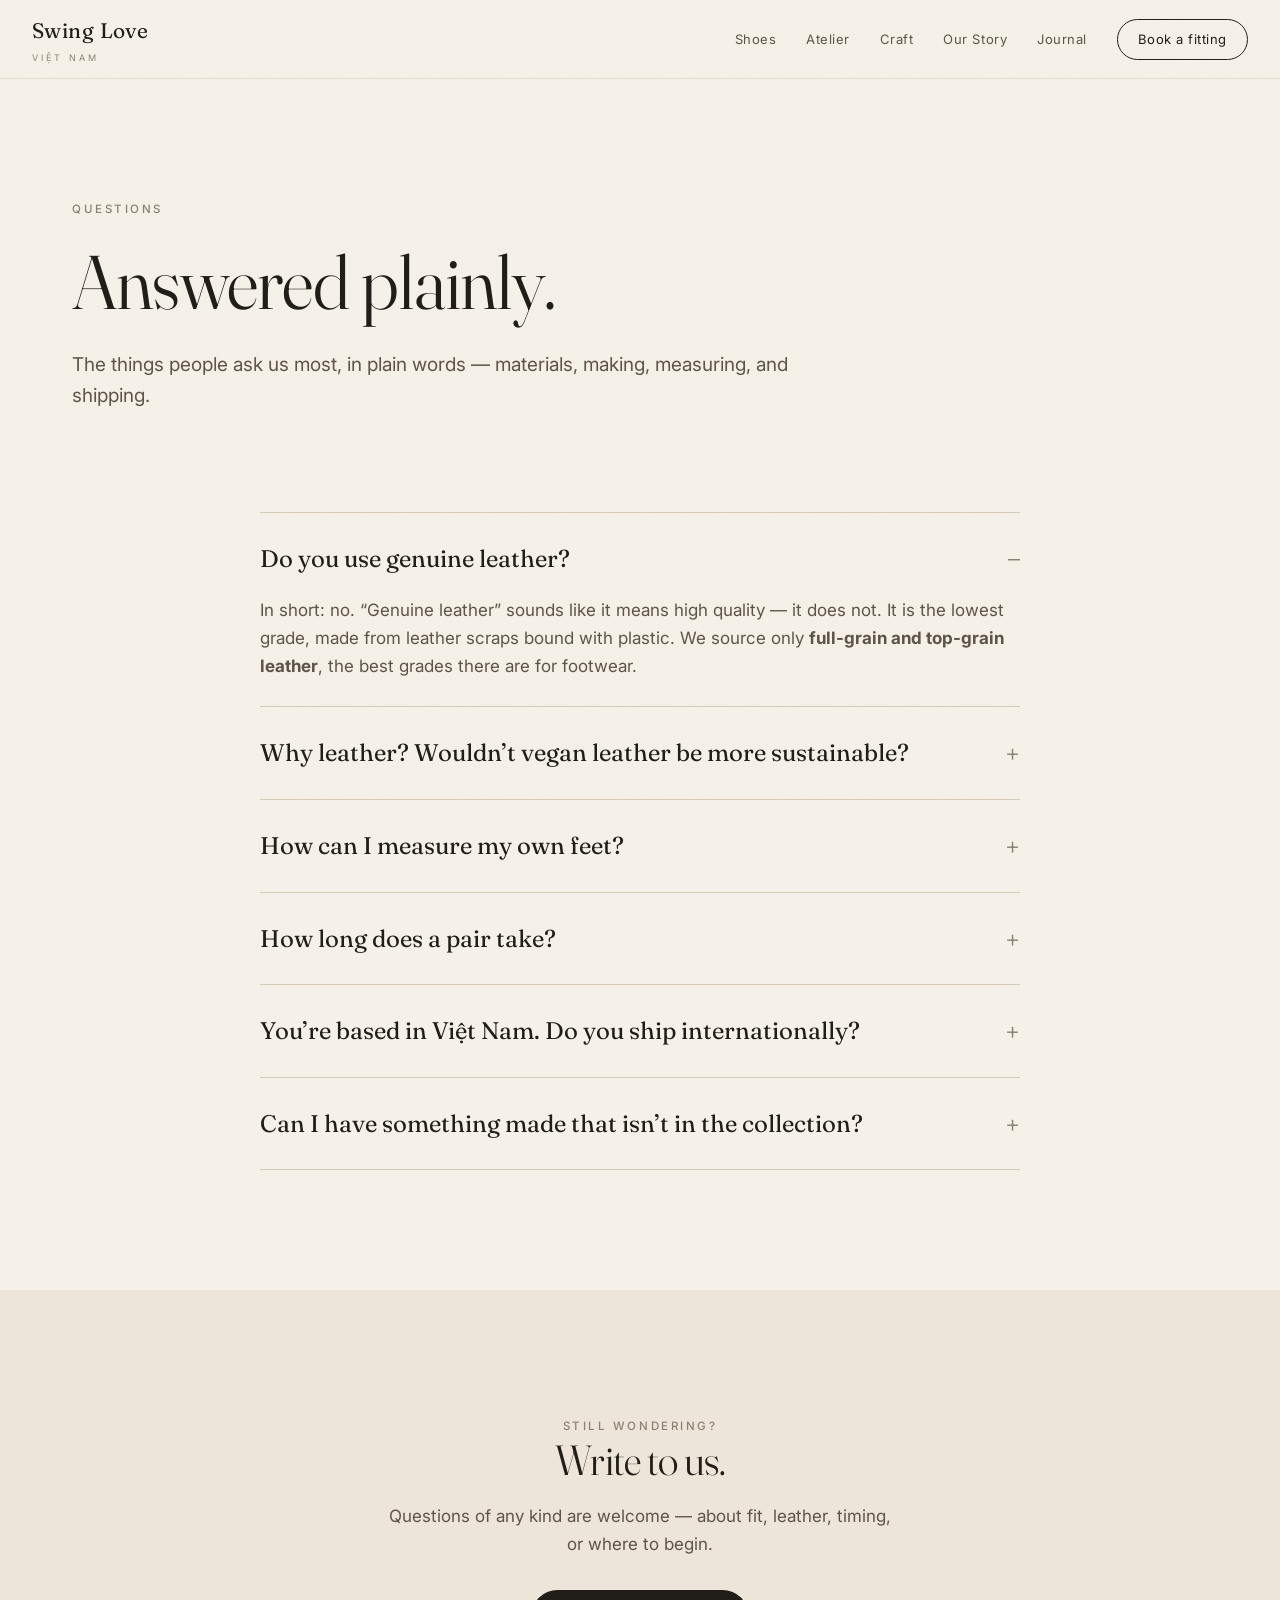
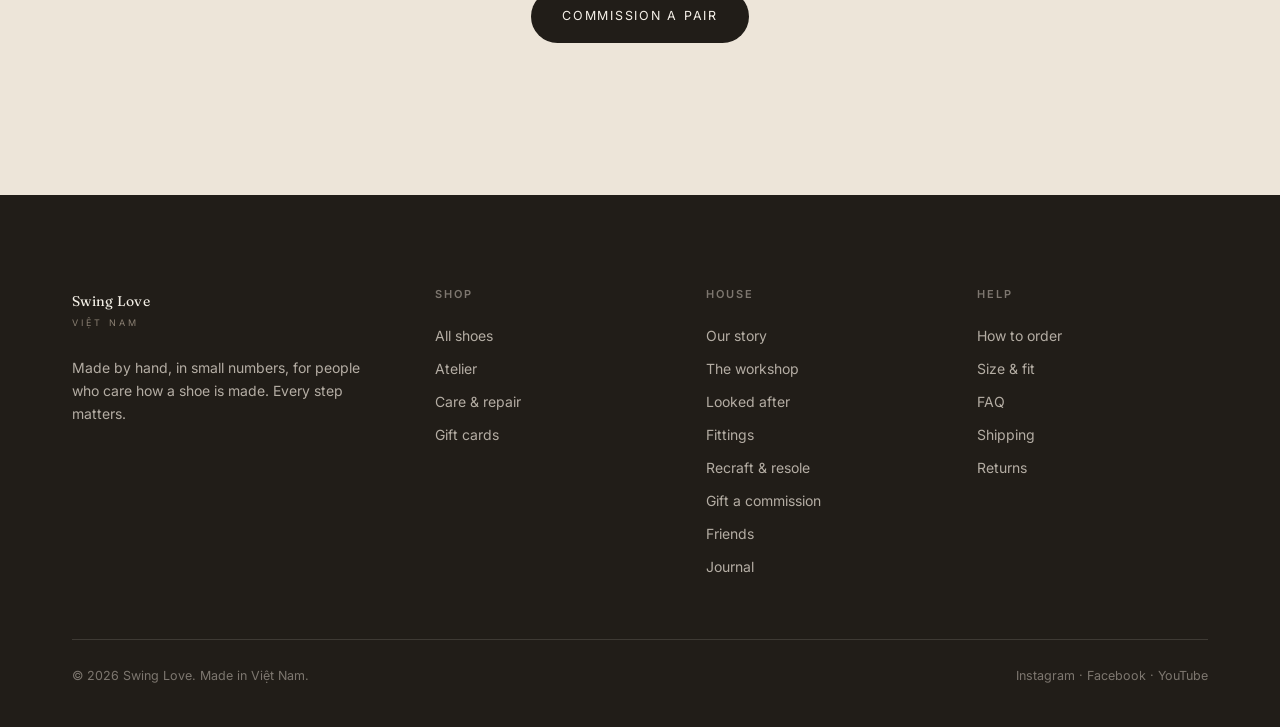
<file: faq.html>
<!doctype html>
<html lang="en">
<head>
<meta charset="utf-8">
<meta name="viewport" content="width=device-width,initial-scale=1">
<title>FAQ — Swing Love</title>
<meta name="description" content="Questions about our leather, our making, measuring your feet, and shipping — answered plainly.">
<link rel="preconnect" href="https://fonts.googleapis.com">
<link rel="preconnect" href="https://fonts.gstatic.com" crossorigin>
<link href="https://fonts.googleapis.com/css2?family=Fraunces:ital,opsz,wght@0,9..144,300..500;1,9..144,300..500&family=Inter:wght@400;500;600&display=swap" rel="stylesheet">
<link rel="stylesheet" href="styles.css">
</head>
<body>

<header class="site-header is-solid" id="header">
  <a class="brand" href="index.html">Swing Love<small>Việt Nam</small></a>
  <nav class="nav">
    <a href="shoes.html">Shoes</a>
    <a href="bespoke.html">Atelier</a>
    <a href="craft.html">Craft</a>
    <a href="story.html">Our Story</a>
    <a href="journal.html">Journal</a>
    <a class="nav-cta" href="fitting.html">Book a fitting</a>
  </nav>
  <a class="menu-toggle" href="shoes.html">Menu</a>
</header>

<section class="page-hero">
  <div class="wrap">
    <span class="eyebrow">Questions</span>
    <h1>Answered plainly.</h1>
    <p>The things people ask us most, in plain words — materials, making, measuring, and shipping.</p>
  </div>
</section>

<section class="section" style="padding-top:10px">
  <div class="wrap">
    <div class="faq">
      <details open>
        <summary>Do you use genuine leather?</summary>
        <div class="a"><p>In short: no. “Genuine leather” sounds like it means high quality — it does not. It is the lowest grade, made from leather scraps bound with plastic. We source only <b>full-grain and top-grain leather</b>, the best grades there are for footwear.</p></div>
      </details>
      <details>
        <summary>Why leather? Wouldn’t vegan leather be more sustainable?</summary>
        <div class="a"><p>It’s a fair question. Most vegan leathers — from pineapple to mango — are still plastic-based. For a small accessory that may be fine; for a breathable shoe that must last and flex, plastic leather is not durable and it holds odour. Leather takes work and chemicals to make, which is exactly why we buy ours from reliable sources and use it well: a leather shoe, properly made, lasts years and can be repaired.</p></div>
      </details>
      <details>
        <summary>How can I measure my own feet?</summary>
        <div class="a"><p>We send you a simple guide — and often a trace to stand on — and we walk you through it. It is the part most people worry about, and it is easier than it looks. If anything is unclear, write to us and we’ll help.</p></div>
      </details>
      <details>
        <summary>How long does a pair take?</summary>
        <div class="a"><p>Made-to-order and made-to-measure pairs take around <b>twelve to fourteen weeks</b>. We are making them one pair at a time, by hand — and we would rather be honest about the time than rush it.</p></div>
      </details>
      <details>
        <summary>You’re based in Việt Nam. Do you ship internationally?</summary>
        <div class="a"><p>Yes. We ship worldwide from Việt Nam. See our <a class="link-u" href="#">shipping policy</a> for current rates and times, or write to us and we’ll work it out with you.</p></div>
      </details>
      <details>
        <summary>Can I have something made that isn’t in the collection?</summary>
        <div class="a"><p>Very often, yes. Almost everything can be adjusted, and some things can be drawn from scratch. <a class="link-u" href="bespoke.html#enquire">Tell us what you have in mind</a> and we’ll tell you honestly what is possible.</p></div>
      </details>
    </div>
  </div>
</section>

<section class="section section--paper2">
  <div class="wrap">
    <div class="newsletter reveal">
      <span class="eyebrow">Still wondering?</span>
      <h2>Write to us.</h2>
      <p>Questions of any kind are welcome — about fit, leather, timing, or where to begin.</p>
      <p><a class="btn btn--dark" href="bespoke.html#enquire">Commission a pair</a></p>
    </div>
  </div>
</section>

<footer class="site-footer">
  <div class="wrap">
    <div class="footer-grid">
      <div>
        <a class="brand" href="index.html">Swing Love<small>Việt Nam</small></a>
        <p style="margin-top:20px;max-width:34ch;font-size:14px">Made by hand, in small numbers, for people who care how a shoe is made. Every step matters.</p>
      </div>
      <div>
        <h5>Shop</h5>
        <a href="shoes.html">All shoes</a>
        <a href="bespoke.html">Atelier</a>
        <a href="care.html">Care &amp; repair</a>
        <a href="shoes.html">Gift cards</a>
      </div>
      <div>
        <h5>House</h5>
        <a href="story.html">Our story</a>
        <a href="craft.html">The workshop</a>
        <a href="looked-after.html">Looked after</a>
        <a href="fitting.html">Fittings</a>
        <a href="recraft.html">Recraft &amp; resole</a>
        <a href="gift.html">Gift a commission</a>
        <a href="friends.html">Friends</a>
        <a href="journal.html">Journal</a>
      </div>
      <div>
        <h5>Help</h5>
        <a href="bespoke.html">How to order</a>
        <a href="size.html">Size &amp; fit</a>
        <a href="faq.html">FAQ</a>
        <a href="#">Shipping</a>
        <a href="#">Returns</a>
      </div>
    </div>
    <div class="colophon">
      <span>© 2026 Swing Love. Made in Việt Nam.</span>
      <span>Instagram · Facebook · YouTube</span>
    </div>
  </div>
</footer>

<script src="script.js"></script>
</body>
</html>
</file>
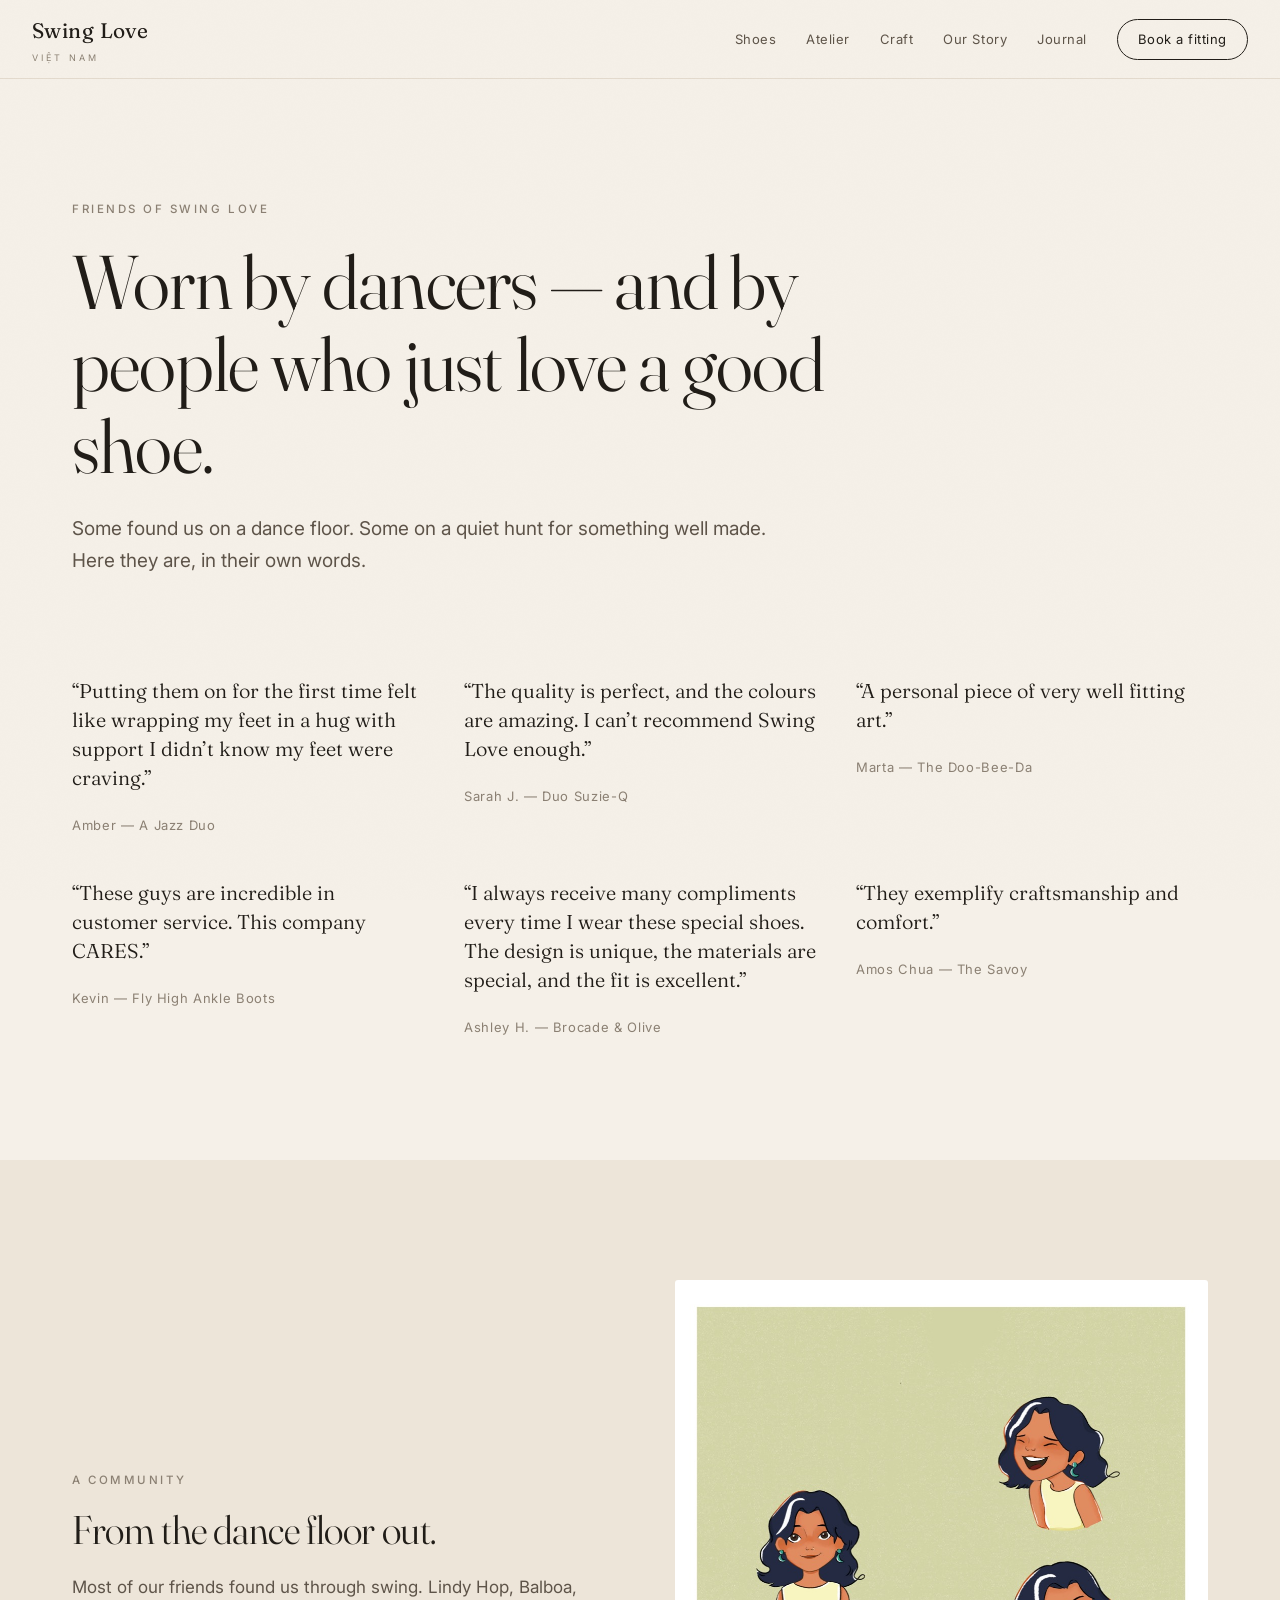
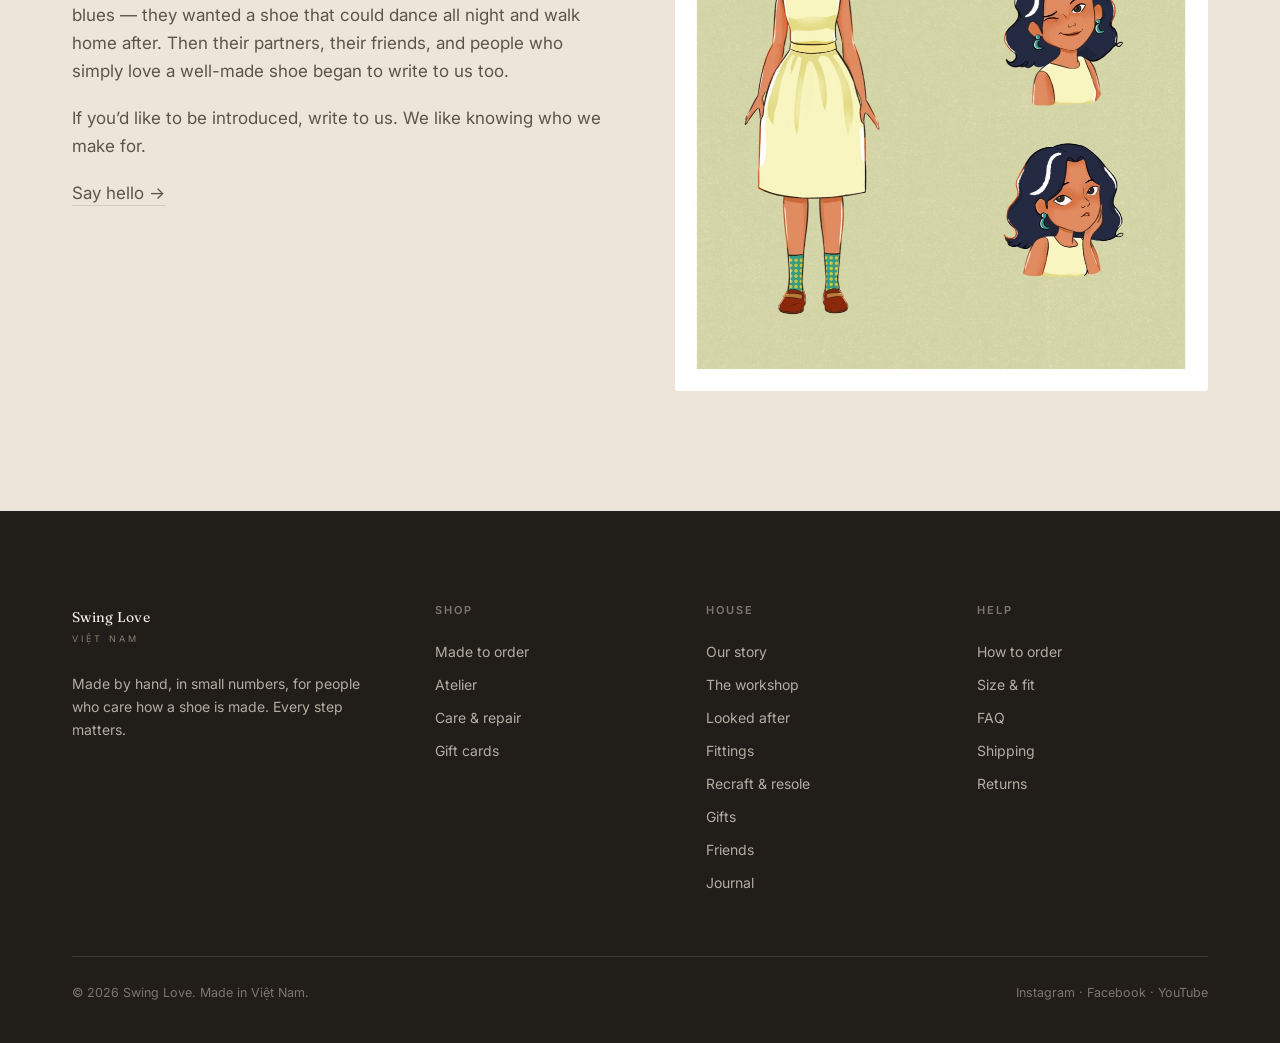
<file: friends.html>
<!doctype html>
<html lang="en">
<head>
<meta charset="utf-8">
<meta name="viewport" content="width=device-width,initial-scale=1">
<title>Friends of Swing Love — Swing Love</title>
<meta name="description" content="The people who wear Swing Love — dancers, shoe lovers, and everyone in between.">
<link rel="preconnect" href="https://fonts.googleapis.com">
<link rel="preconnect" href="https://fonts.gstatic.com" crossorigin>
<link href="https://fonts.googleapis.com/css2?family=Fraunces:ital,opsz,wght@0,9..144,300..500;1,9..144,300..500&family=Inter:wght@400;500;600&display=swap" rel="stylesheet">
<link rel="stylesheet" href="styles.css">
</head>
<body>

<header class="site-header is-solid" id="header">
  <a class="brand" href="index.html">Swing Love<small>Việt Nam</small></a>
  <nav class="nav">
    <a href="shoes.html">Shoes</a>
    <a href="bespoke.html">Atelier</a>
    <a href="craft.html">Craft</a>
    <a href="story.html">Our Story</a>
    <a href="journal.html">Journal</a>
    <a class="nav-cta" href="fitting.html">Book a fitting</a>
  </nav>
  <a class="menu-toggle" href="shoes.html">Menu</a>
</header>

<section class="page-hero">
  <div class="wrap">
    <span class="eyebrow">Friends of Swing Love</span>
    <h1>Worn by dancers — and by people who just love a good shoe.</h1>
    <p>Some found us on a dance floor. Some on a quiet hunt for something well made. Here they are, in their own words.</p>
  </div>
</section>

<section class="section" style="padding-top:10px">
  <div class="wrap">
    <div class="quotes">
      <div class="quote reveal">
        <blockquote>“Putting them on for the first time felt like wrapping my feet in a hug with support I didn’t know my feet were craving.”</blockquote>
        <cite>Amber — A Jazz Duo</cite>
      </div>
      <div class="quote reveal">
        <blockquote>“The quality is perfect, and the colours are amazing. I can’t recommend Swing Love enough.”</blockquote>
        <cite>Sarah J. — Duo Suzie-Q</cite>
      </div>
      <div class="quote reveal">
        <blockquote>“A personal piece of very well fitting art.”</blockquote>
        <cite>Marta — The Doo-Bee-Da</cite>
      </div>
      <div class="quote reveal">
        <blockquote>“These guys are incredible in customer service. This company CARES.”</blockquote>
        <cite>Kevin — Fly High Ankle Boots</cite>
      </div>
      <div class="quote reveal">
        <blockquote>“I always receive many compliments every time I wear these special shoes. The design is unique, the materials are special, and the fit is excellent.”</blockquote>
        <cite>Ashley H. — Brocade &amp; Olive</cite>
      </div>
      <div class="quote reveal">
        <blockquote>“They exemplify craftsmanship and comfort.”</blockquote>
        <cite>Amos Chua — The Savoy</cite>
      </div>
    </div>
  </div>
</section>

<section class="section section--paper2">
  <div class="wrap">
    <div class="split split--rev">
      <div class="split__media split__media--tall reveal">
        <img src="assets/ai-sheet.jpg" alt="Ái, in three moods">
      </div>
      <div class="reveal">
        <span class="eyebrow">A community</span>
        <h2>From the dance floor out.</h2>
        <p>Most of our friends found us through swing. Lindy Hop, Balboa, blues — they wanted a shoe that could dance all night and walk home after. Then their partners, their friends, and people who simply love a well-made shoe began to write to us too.</p>
        <p>If you’d like to be introduced, write to us. We like knowing who we make for.</p>
        <p><a class="link-u" href="bespoke.html#enquire">Say hello →</a></p>
      </div>
    </div>
  </div>
</section>

<footer class="site-footer">
  <div class="wrap">
    <div class="footer-grid">
      <div>
        <a class="brand" href="index.html">Swing Love<small>Việt Nam</small></a>
        <p style="margin-top:20px;max-width:34ch;font-size:14px">Made by hand, in small numbers, for people who care how a shoe is made. Every step matters.</p>
      </div>
      <div>
        <h5>Shop</h5>
        <a href="shoes.html">Made to order</a>
        <a href="bespoke.html">Atelier</a>
        <a href="care.html">Care &amp; repair</a>
        <a href="shoes.html">Gift cards</a>
      </div>
      <div>
        <h5>House</h5>
        <a href="story.html">Our story</a>
        <a href="craft.html">The workshop</a>
        <a href="looked-after.html">Looked after</a>
        <a href="fitting.html">Fittings</a>
        <a href="recraft.html">Recraft &amp; resole</a>
        <a href="gift.html">Gifts</a>
        <a href="friends.html">Friends</a>
        <a href="journal.html">Journal</a>
      </div>
      <div>
        <h5>Help</h5>
        <a href="bespoke.html">How to order</a>
        <a href="size.html">Size &amp; fit</a>
        <a href="faq.html">FAQ</a>
        <a href="#">Shipping</a>
        <a href="#">Returns</a>
      </div>
    </div>
    <div class="colophon">
      <span>© 2026 Swing Love. Made in Việt Nam.</span>
      <span>Instagram · Facebook · YouTube</span>
    </div>
  </div>
</footer>

<script src="script.js"></script>
</body>
</html>
</file>
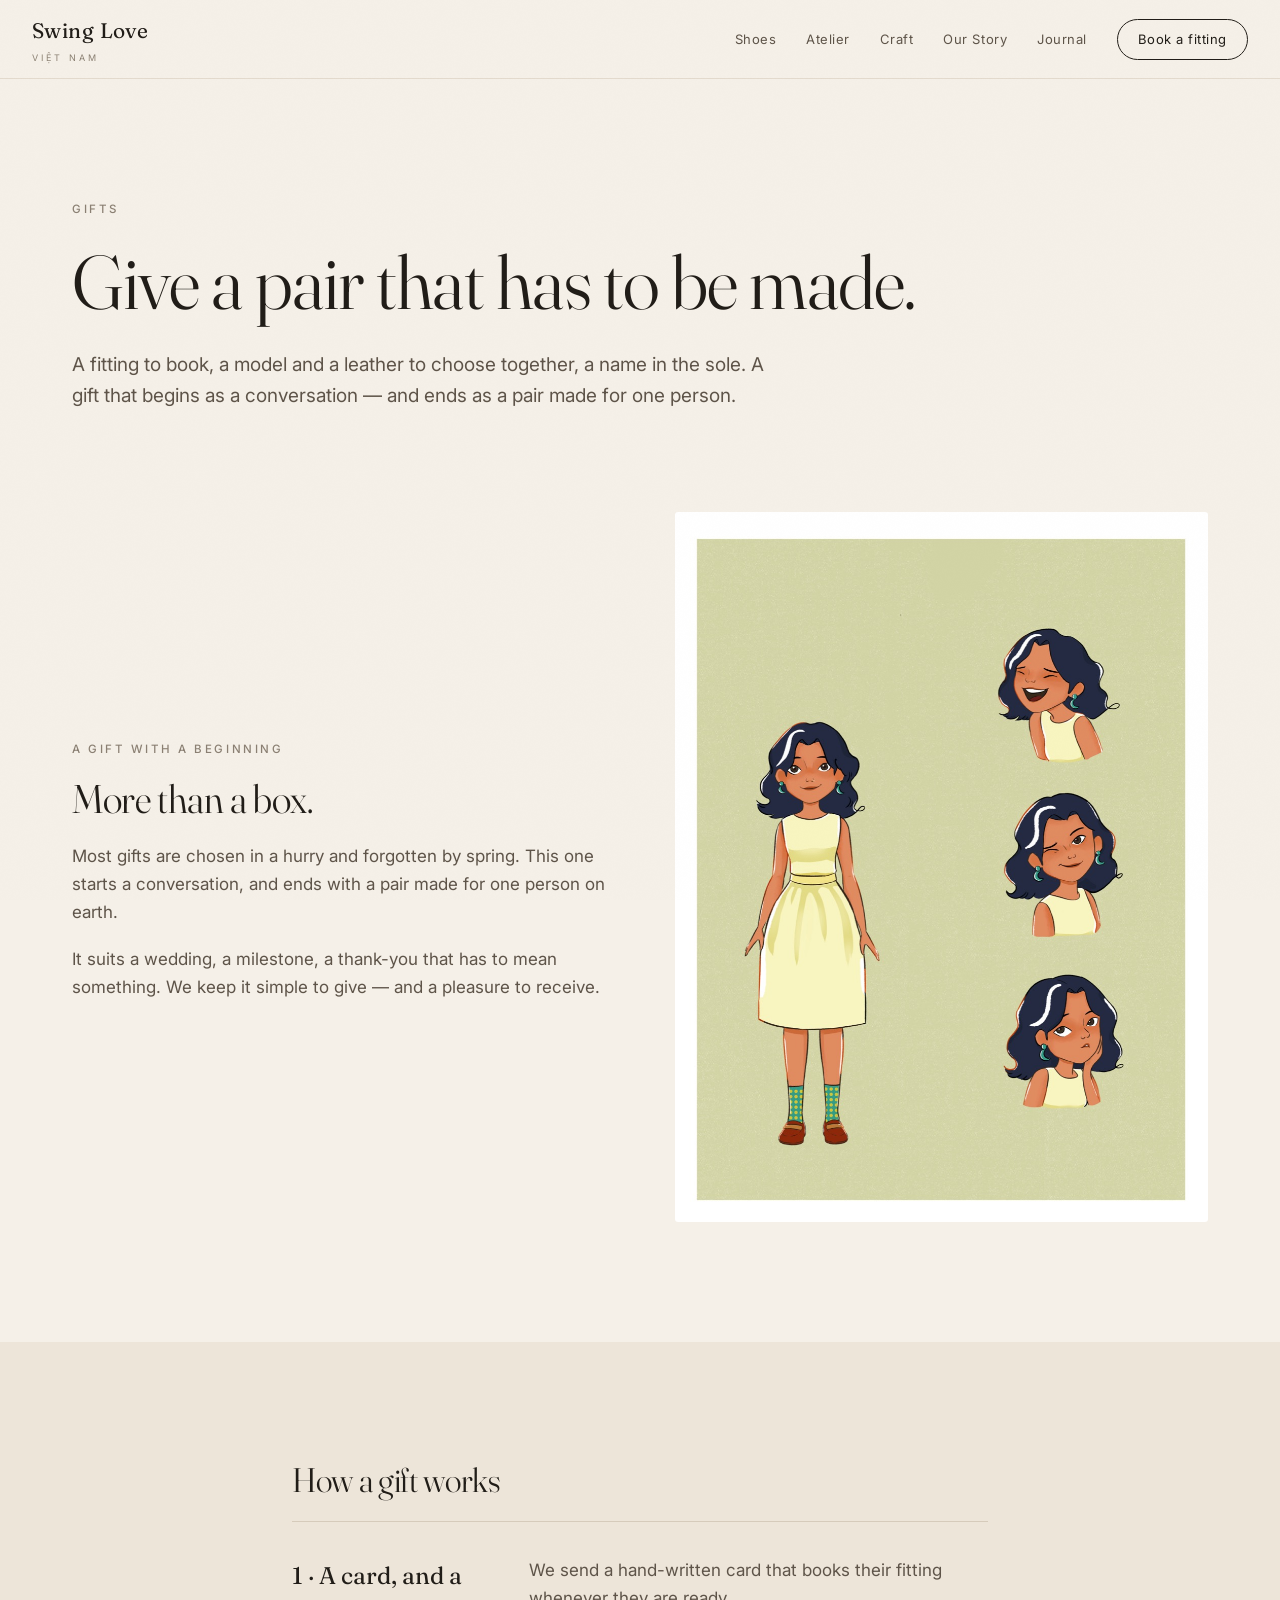
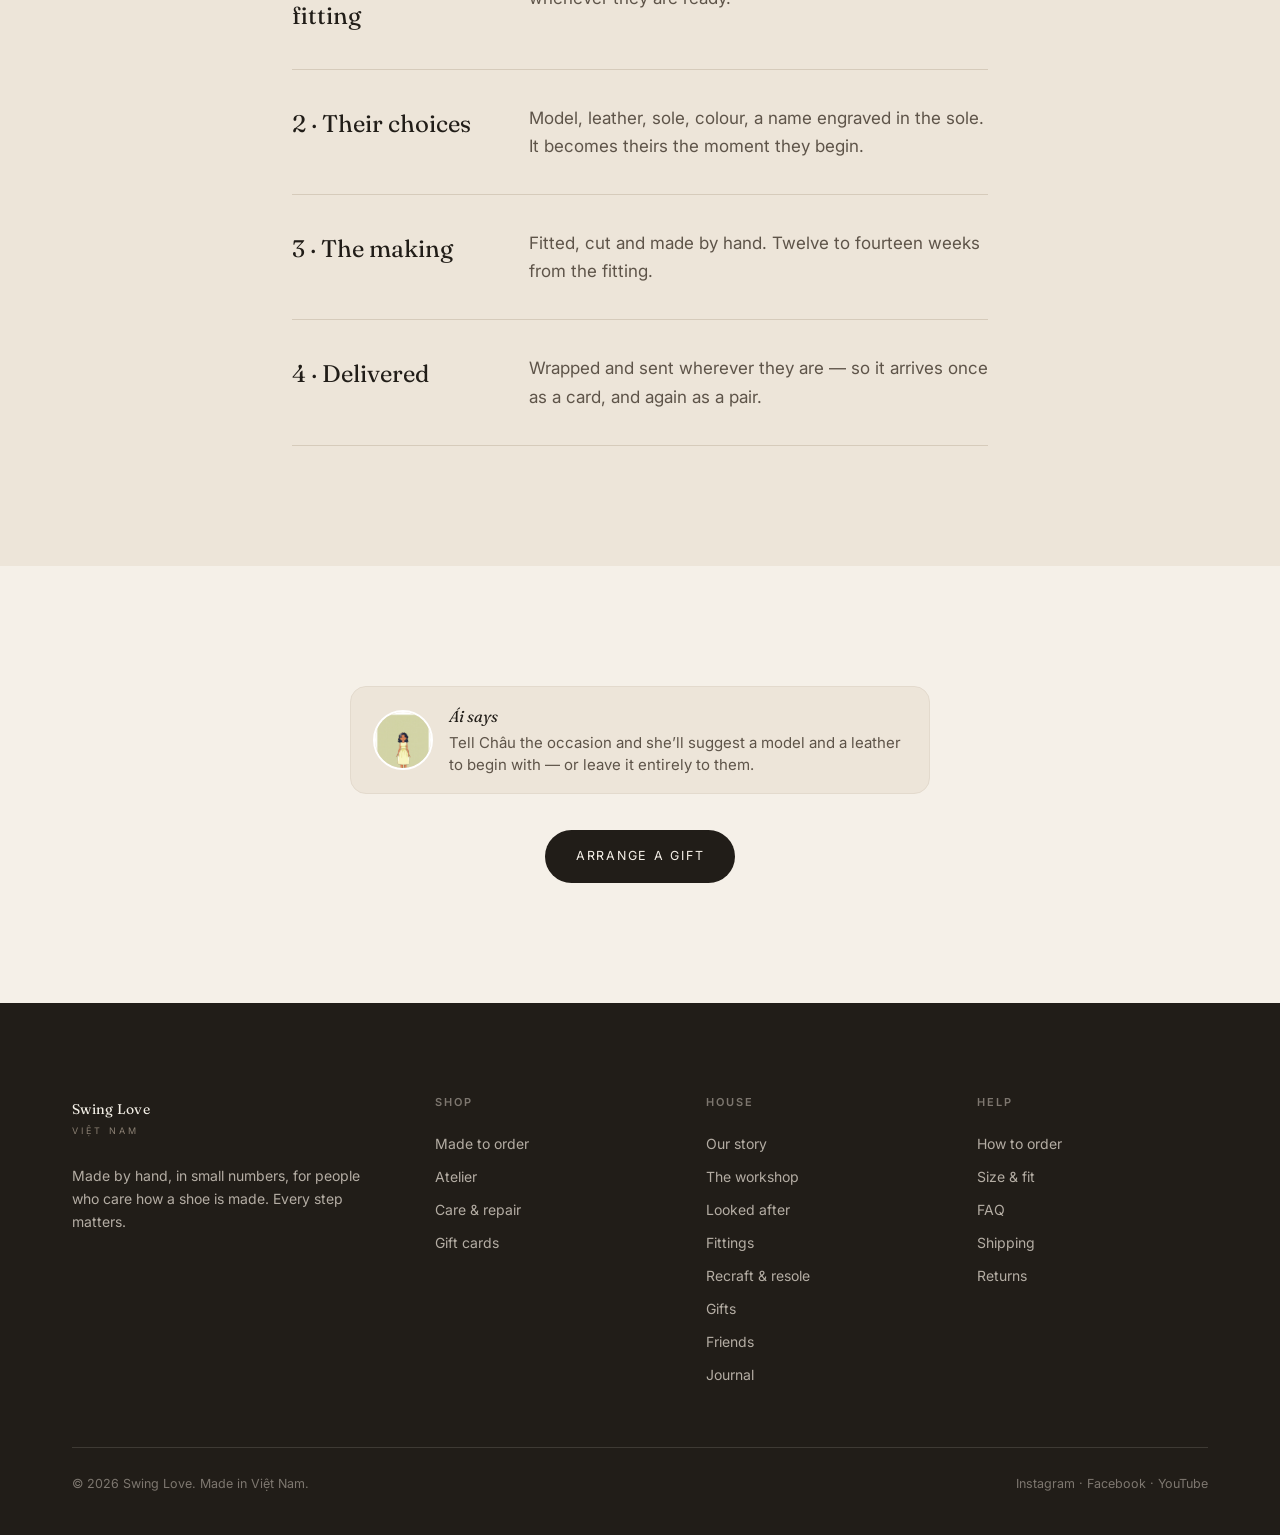
<file: gift.html>
<!doctype html>
<html lang="en">
<head>
<meta charset="utf-8">
<meta name="viewport" content="width=device-width,initial-scale=1">
<title>Gifts — Swing Love</title>
<meta name="description" content="Give a pair that has to be made. A fitting to book, a model and leather to choose together, a name in the sole.">
<link rel="preconnect" href="https://fonts.googleapis.com">
<link rel="preconnect" href="https://fonts.gstatic.com" crossorigin>
<link href="https://fonts.googleapis.com/css2?family=Fraunces:ital,opsz,wght@0,9..144,300..500;1,9..144,300..500&family=Inter:wght@400;500;600&display=swap" rel="stylesheet">
<link rel="stylesheet" href="styles.css">
</head>
<body>

<header class="site-header is-solid" id="header">
  <a class="brand" href="index.html">Swing Love<small>Việt Nam</small></a>
  <nav class="nav">
    <a href="shoes.html">Shoes</a>
    <a href="bespoke.html">Atelier</a>
    <a href="craft.html">Craft</a>
    <a href="story.html">Our Story</a>
    <a href="journal.html">Journal</a>
    <a class="nav-cta" href="fitting.html">Book a fitting</a>
  </nav>
  <a class="menu-toggle" href="shoes.html">Menu</a>
</header>

<section class="page-hero">
  <div class="wrap">
    <span class="eyebrow">Gifts</span>
    <h1>Give a pair that has to be made.</h1>
    <p>A fitting to book, a model and a leather to choose together, a name in the sole. A gift that begins as a conversation — and ends as a pair made for one person.</p>
  </div>
</section>

<section class="section" style="padding-top:10px">
  <div class="wrap">
    <div class="split split--rev">
      <div class="split__media split__media--tall reveal">
        <img src="assets/ai-sheet.jpg" alt="Ái, in three moods">
      </div>
      <div class="reveal">
        <span class="eyebrow">A gift with a beginning</span>
        <h2>More than a box.</h2>
        <p>Most gifts are chosen in a hurry and forgotten by spring. This one starts a conversation, and ends with a pair made for one person on earth.</p>
        <p>It suits a wedding, a milestone, a thank-you that has to mean something. We keep it simple to give — and a pleasure to receive.</p>
      </div>
    </div>
  </div>
</section>

<section class="section section--paper2">
  <div class="wrap--narrow prose" style="max-width:760px">
    <h2 style="margin-top:0">How a gift works</h2>
    <div class="defs" style="margin-top:20px">
      <div class="def"><dt>1 · A card, and a fitting</dt><dd>We send a hand-written card that books their fitting whenever they are ready.</dd></div>
      <div class="def"><dt>2 · Their choices</dt><dd>Model, leather, sole, colour, a name engraved in the sole. It becomes theirs the moment they begin.</dd></div>
      <div class="def"><dt>3 · The making</dt><dd>Fitted, cut and made by hand. Twelve to fourteen weeks from the fitting.</dd></div>
      <div class="def"><dt>4 · Delivered</dt><dd>Wrapped and sent wherever they are — so it arrives once as a card, and again as a pair.</dd></div>
    </div>
  </div>
</section>

<section class="section">
  <div class="wrap--narrow" style="text-align:center">
    <div class="ai-note" style="margin:0 auto;text-align:left">
      <img src="assets/ai-standing.jpg" alt="Ái">
      <div><span class="who">Ái says</span><p>Tell Châu the occasion and she’ll suggest a model and a leather to begin with — or leave it entirely to them.</p></div>
    </div>
    <p style="margin-top:36px"><a class="btn btn--dark" href="bespoke.html#enquire">Arrange a gift</a></p>
  </div>
</section>

<footer class="site-footer">
  <div class="wrap">
    <div class="footer-grid">
      <div>
        <a class="brand" href="index.html">Swing Love<small>Việt Nam</small></a>
        <p style="margin-top:20px;max-width:34ch;font-size:14px">Made by hand, in small numbers, for people who care how a shoe is made. Every step matters.</p>
      </div>
      <div>
        <h5>Shop</h5>
        <a href="shoes.html">Made to order</a>
        <a href="bespoke.html">Atelier</a>
        <a href="care.html">Care &amp; repair</a>
        <a href="shoes.html">Gift cards</a>
      </div>
      <div>
        <h5>House</h5>
        <a href="story.html">Our story</a>
        <a href="craft.html">The workshop</a>
        <a href="looked-after.html">Looked after</a>
        <a href="fitting.html">Fittings</a>
        <a href="recraft.html">Recraft &amp; resole</a>
        <a href="gift.html">Gifts</a>
        <a href="friends.html">Friends</a>
        <a href="journal.html">Journal</a>
      </div>
      <div>
        <h5>Help</h5>
        <a href="bespoke.html">How to order</a>
        <a href="size.html">Size &amp; fit</a>
        <a href="faq.html">FAQ</a>
        <a href="#">Shipping</a>
        <a href="#">Returns</a>
      </div>
    </div>
    <div class="colophon">
      <span>© 2026 Swing Love. Made in Việt Nam.</span>
      <span>Instagram · Facebook · YouTube</span>
    </div>
  </div>
</footer>

<script src="script.js"></script>
</body>
</html>
</file>
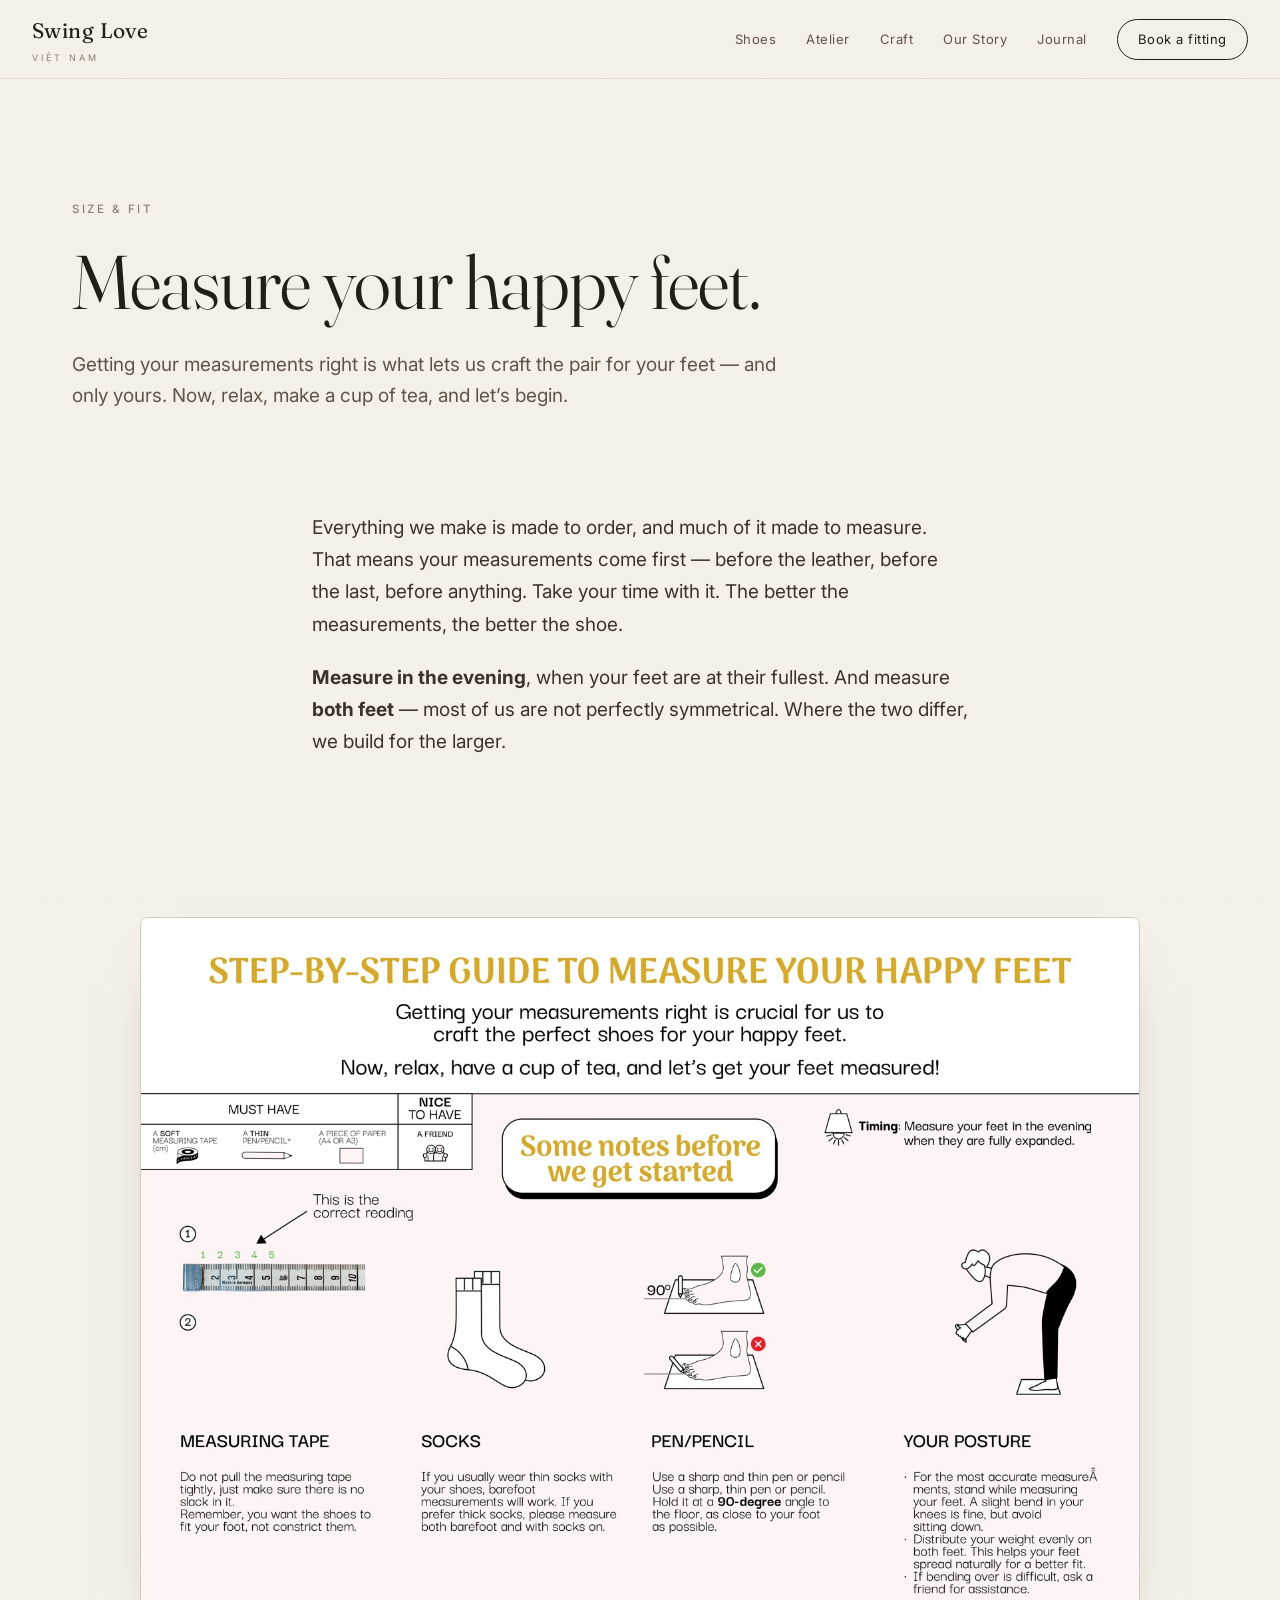
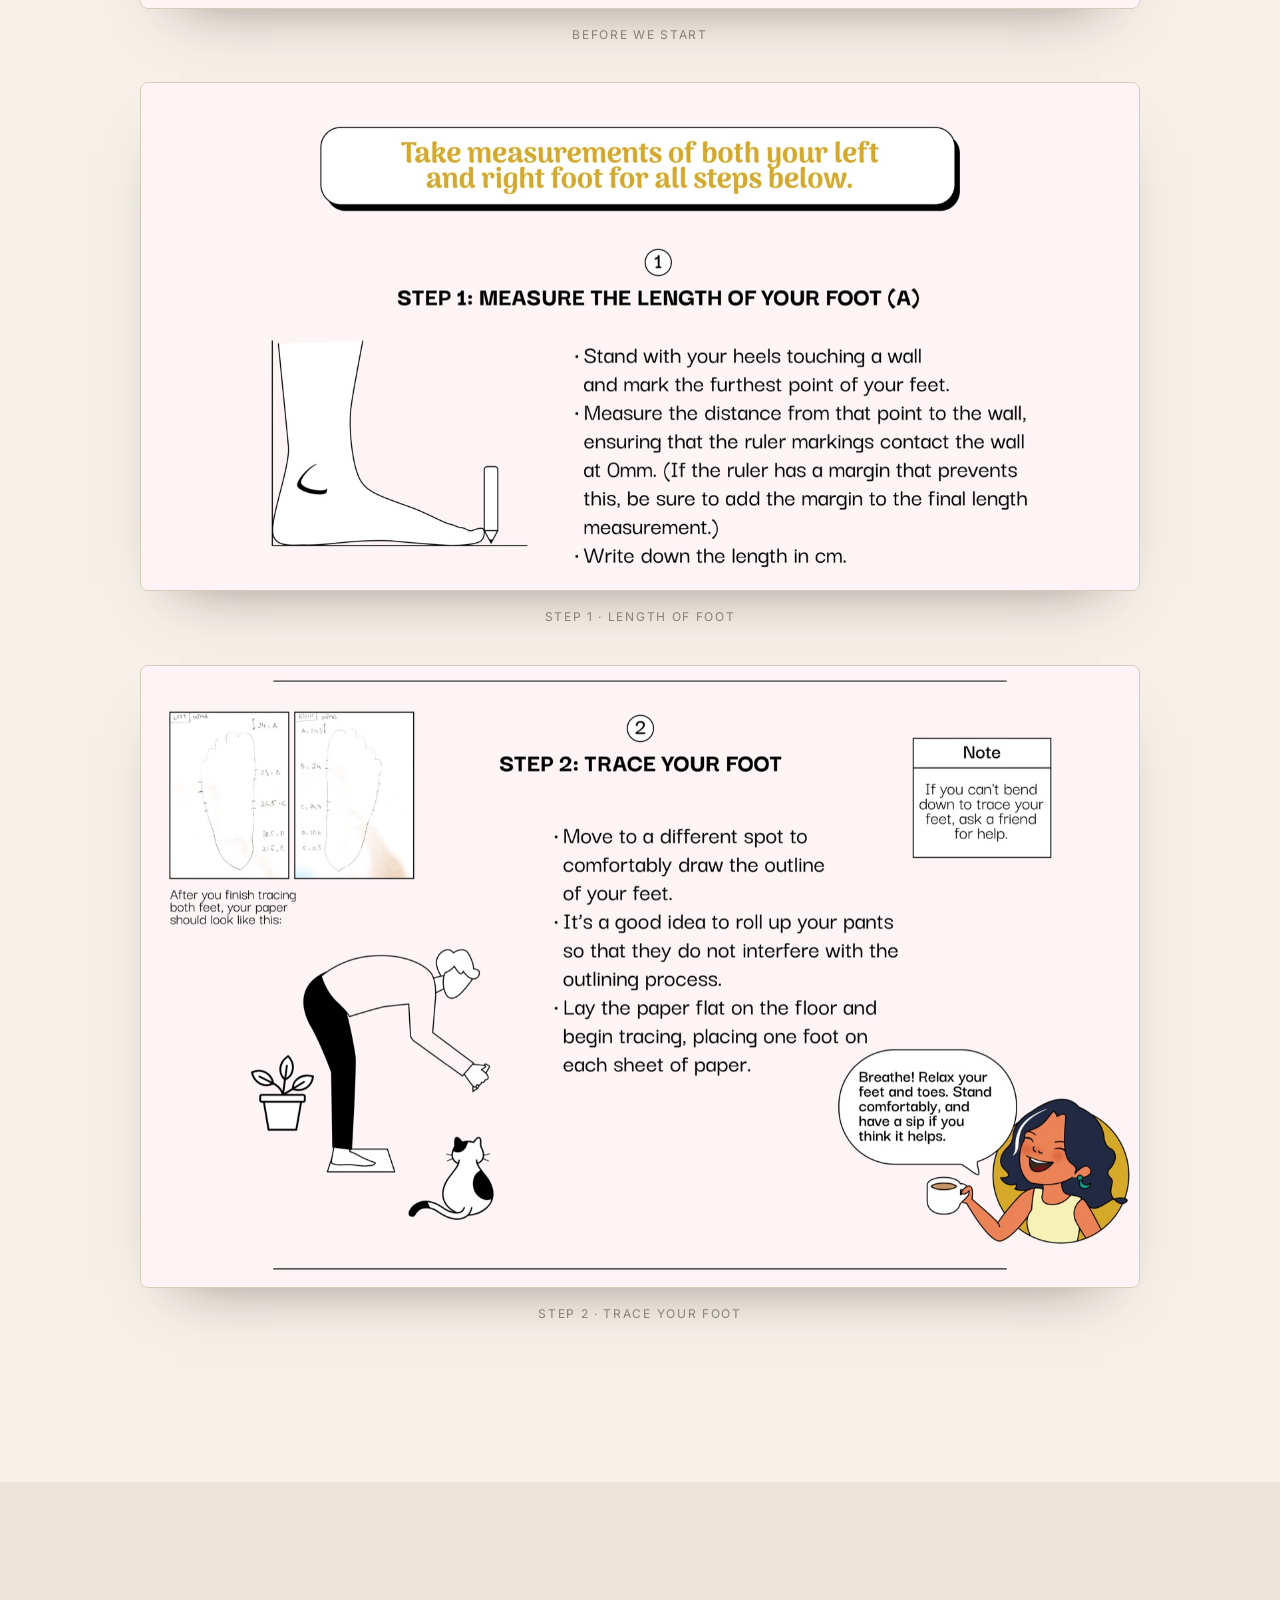
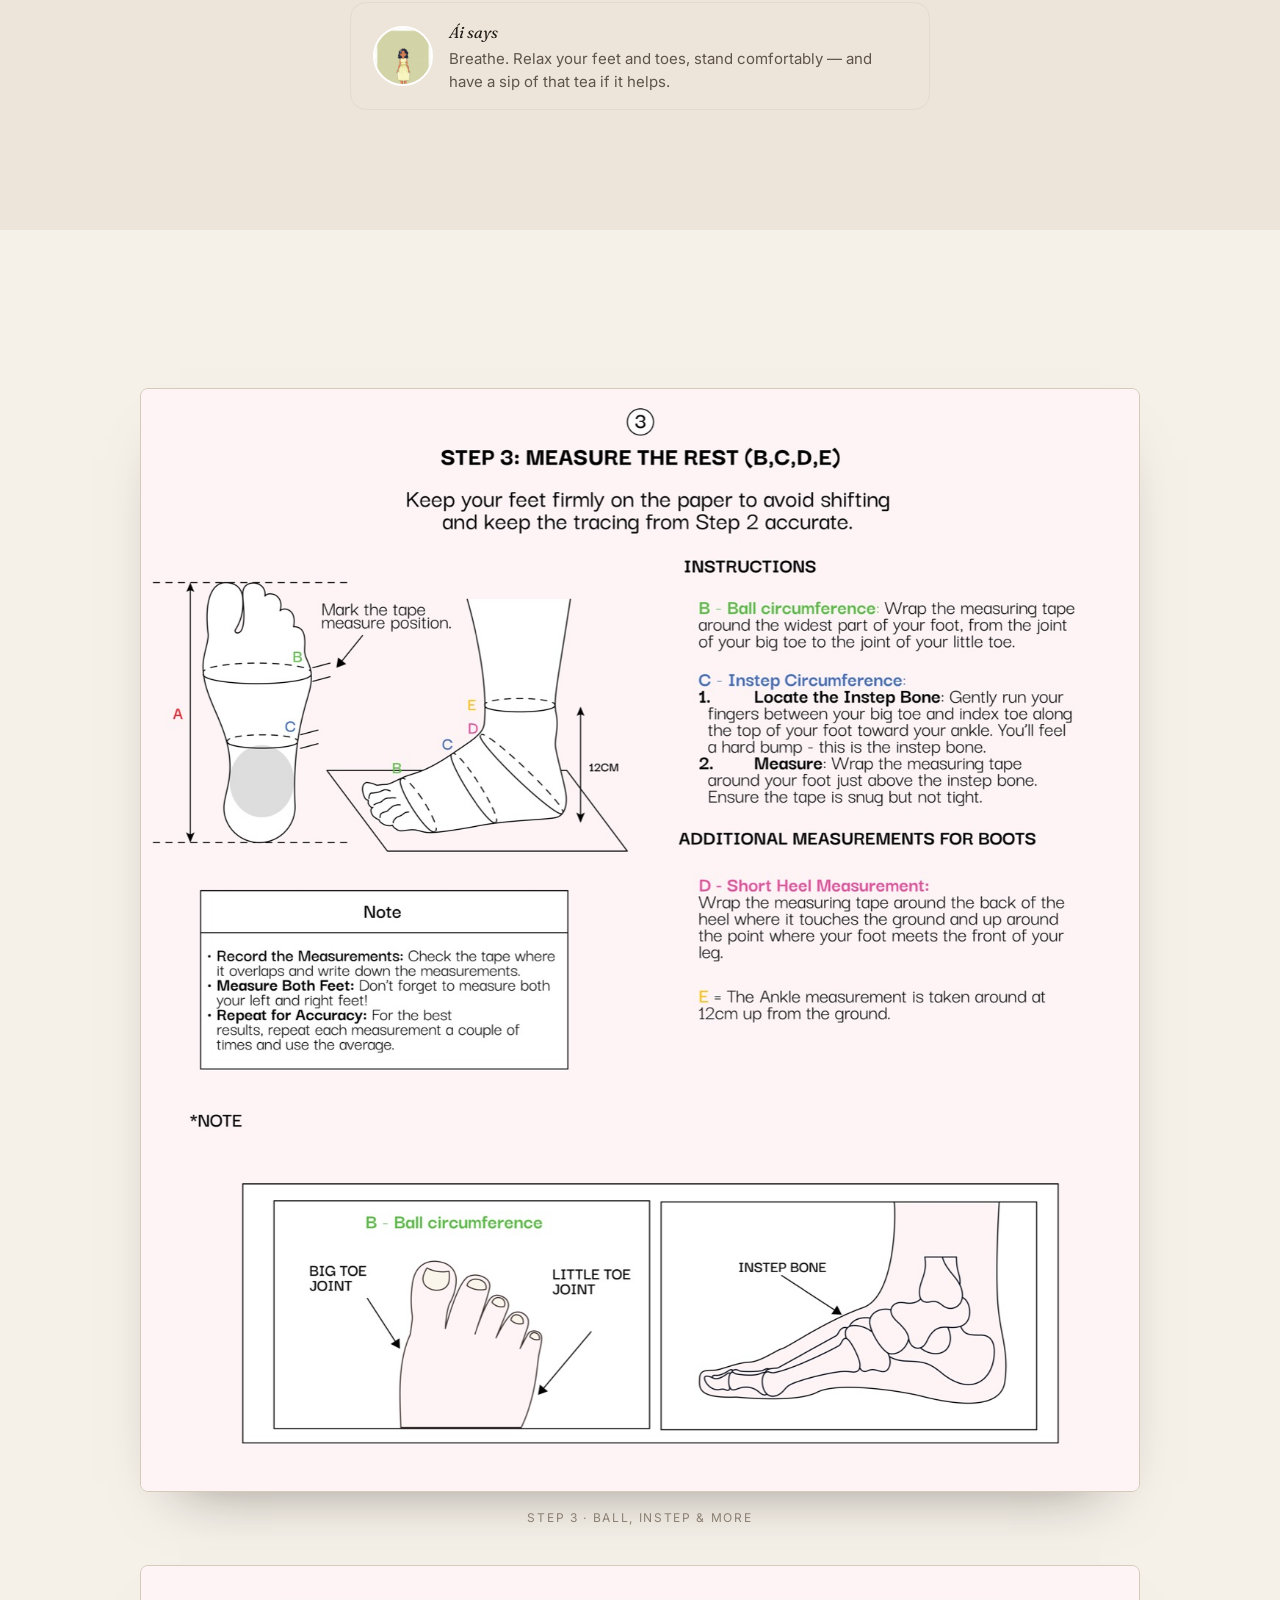
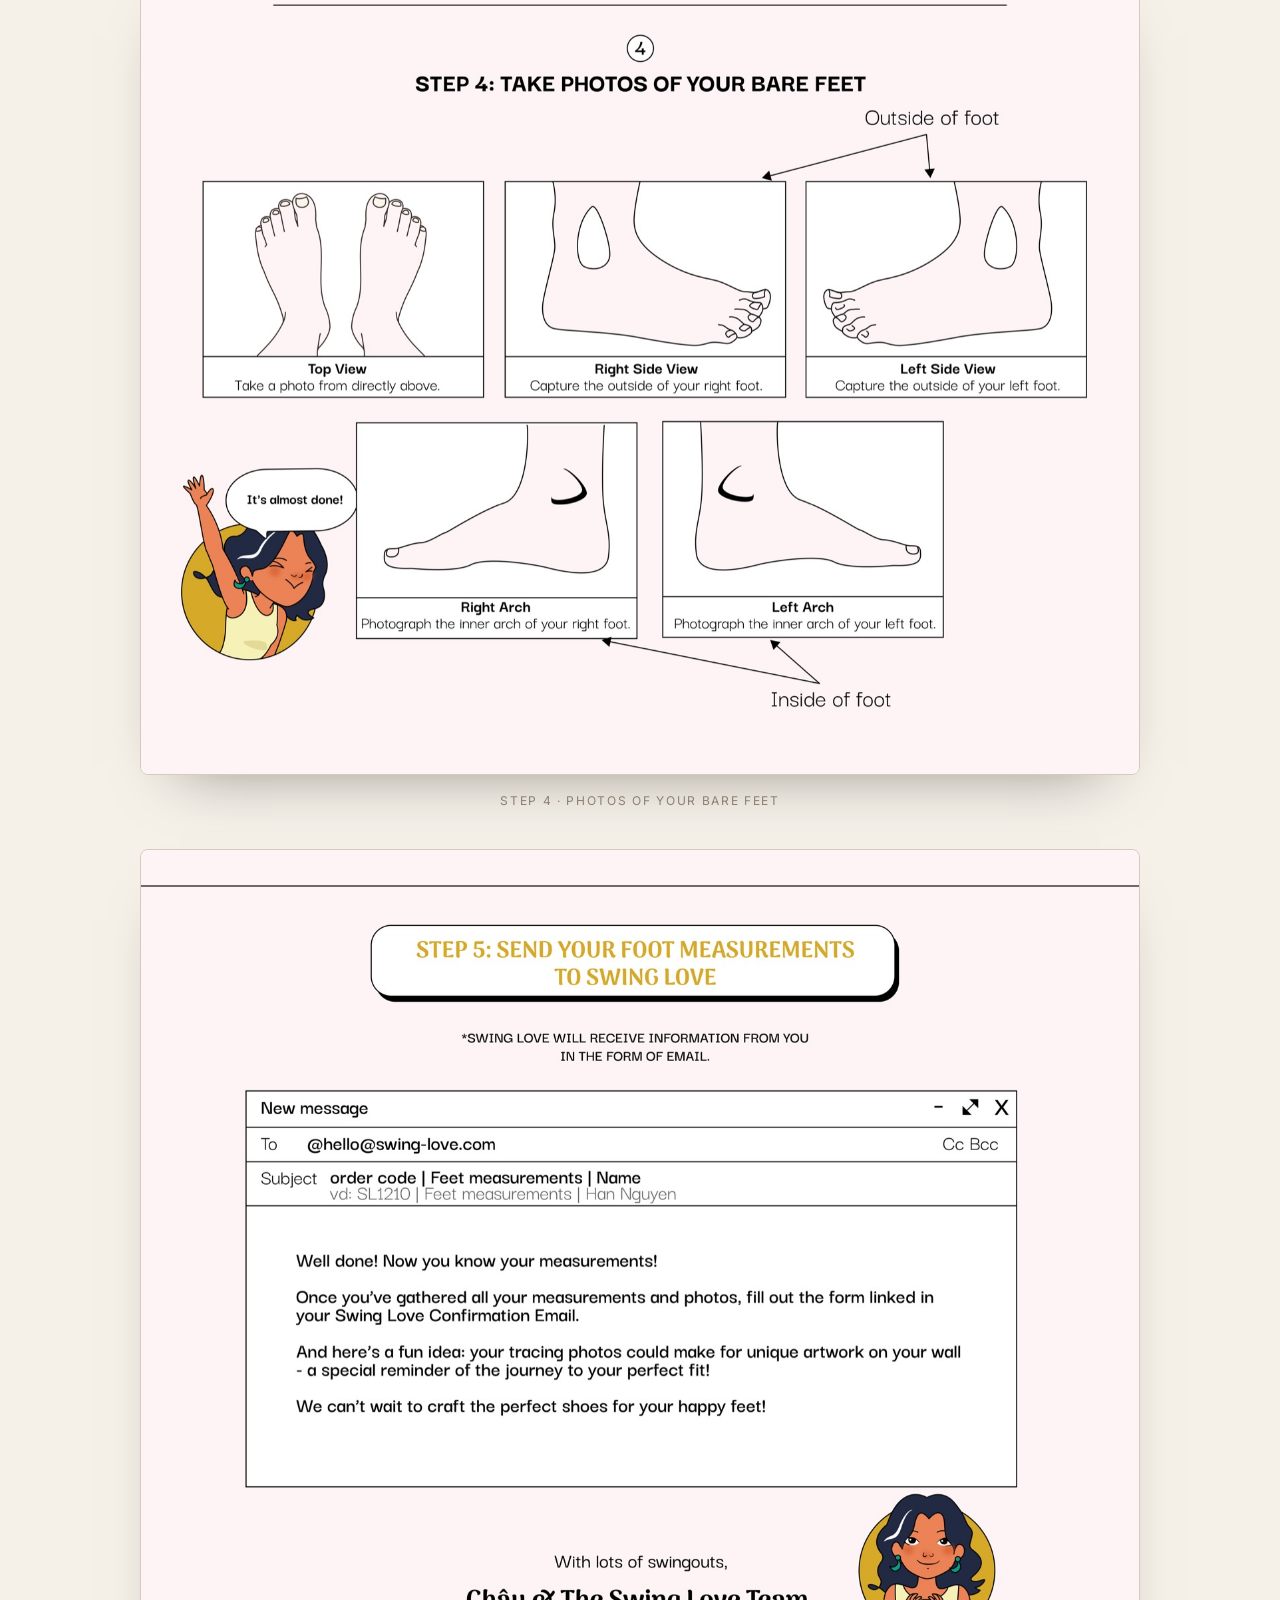
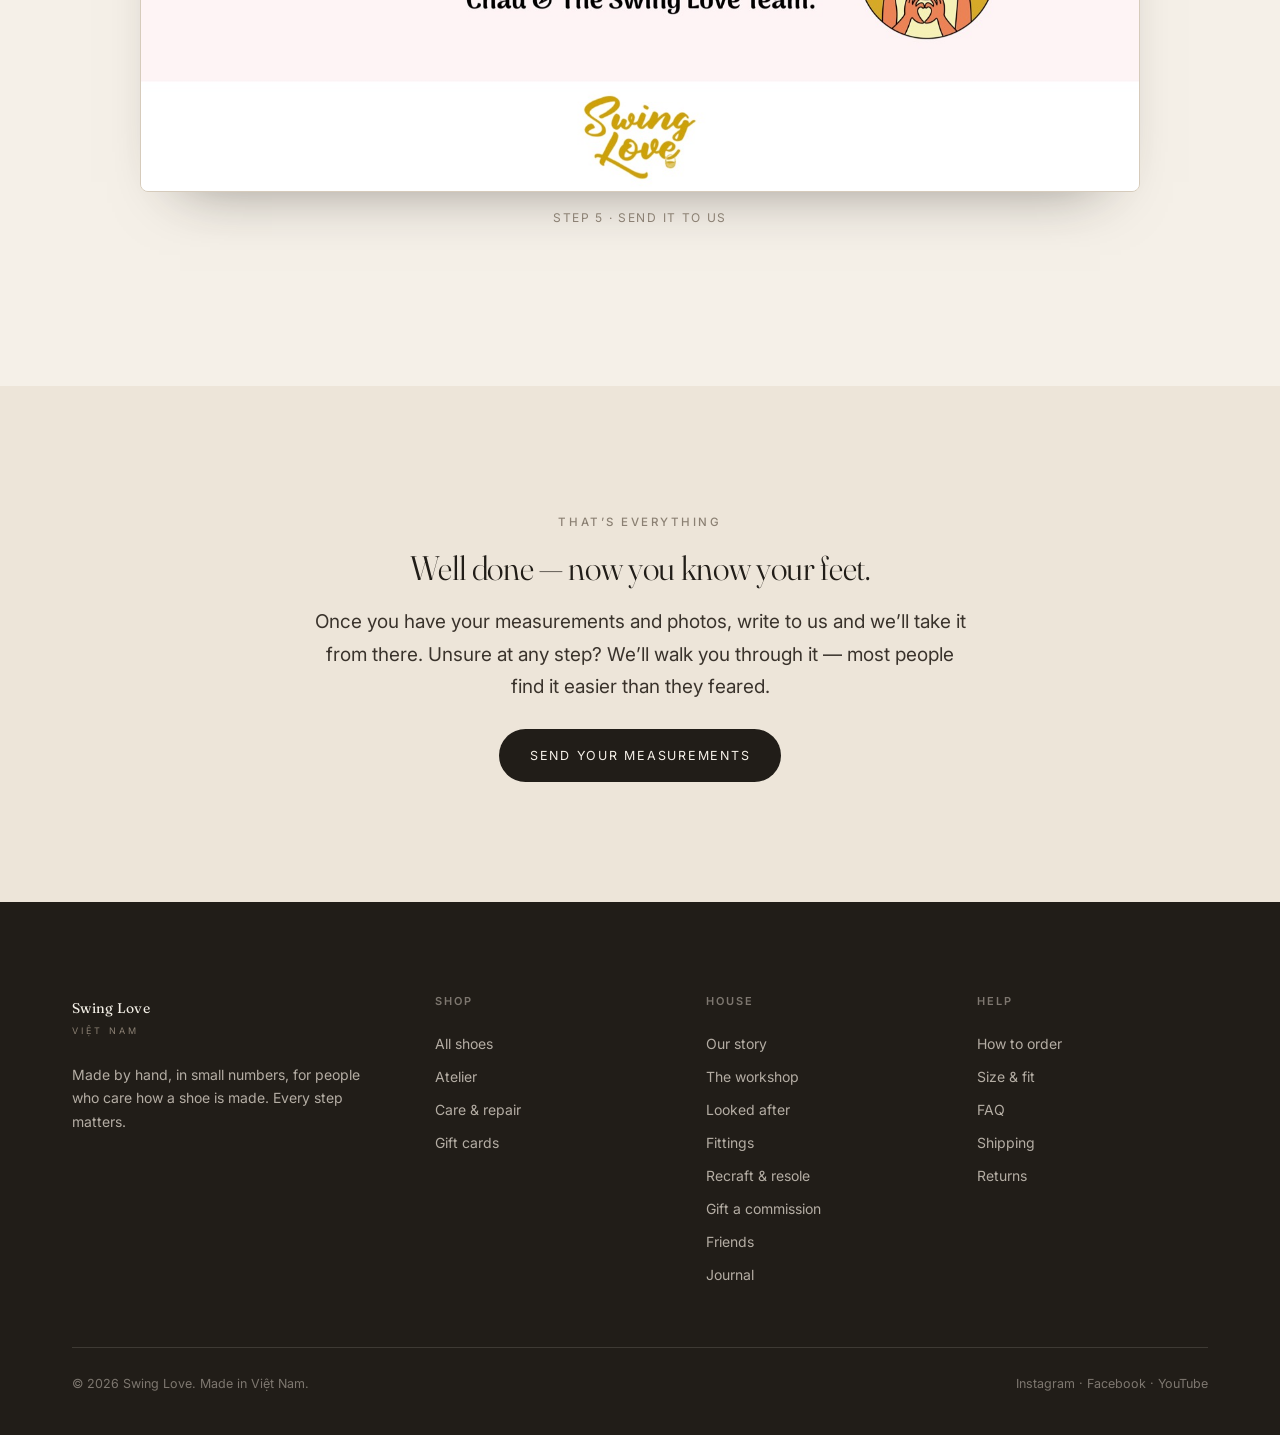
<file: size.html>
<!doctype html>
<html lang="en">
<head>
<meta charset="utf-8">
<meta name="viewport" content="width=device-width,initial-scale=1">
<title>Size &amp; Fit — Swing Love</title>
<meta name="description" content="A step-by-step guide to measuring your feet, illustrated — so the pair we make fits you, and only you.">
<link rel="preconnect" href="https://fonts.googleapis.com">
<link rel="preconnect" href="https://fonts.gstatic.com" crossorigin>
<link href="https://fonts.googleapis.com/css2?family=Fraunces:ital,opsz,wght@0,9..144,300..500;1,9..144,300..500&family=Inter:wght@400;500;600&display=swap" rel="stylesheet">
<link rel="stylesheet" href="styles.css">
</head>
<body>

<header class="site-header is-solid" id="header">
  <a class="brand" href="index.html">Swing Love<small>Việt Nam</small></a>
  <nav class="nav">
    <a href="shoes.html">Shoes</a>
    <a href="bespoke.html">Atelier</a>
    <a href="craft.html">Craft</a>
    <a href="story.html">Our Story</a>
    <a href="journal.html">Journal</a>
    <a class="nav-cta" href="fitting.html">Book a fitting</a>
  </nav>
  <a class="menu-toggle" href="shoes.html">Menu</a>
</header>

<section class="page-hero">
  <div class="wrap">
    <span class="eyebrow">Size &amp; fit</span>
    <h1>Measure your happy feet.</h1>
    <p>Getting your measurements right is what lets us craft the pair for your feet — and only yours. Now, relax, make a cup of tea, and let’s begin.</p>
  </div>
</section>

<section class="section" style="padding-top:10px">
  <div class="wrap--narrow prose" style="max-width:720px">
    <p>Everything we make is made to order, and much of it made to measure. That means your measurements come first — before the leather, before the last, before anything. Take your time with it. The better the measurements, the better the shoe.</p>
    <p><b>Measure in the evening</b>, when your feet are at their fullest. And measure <b>both feet</b> — most of us are not perfectly symmetrical. Where the two differ, we build for the larger.</p>
  </div>
</section>

<!-- BEFORE WE START -->
<section class="section" style="padding-top:0">
  <div class="wrap">
    <figure class="panel reveal">
      <img src="assets/size-02.jpg" alt="Some notes before we get started: measuring tape, socks, pen or pencil, and your posture.">
      <figcaption>Before we start</figcaption>
    </figure>

    <figure class="panel reveal">
      <img src="assets/size-03.jpg" alt="Step 1: measure the length of your foot.">
      <figcaption>Step 1 · Length of foot</figcaption>
    </figure>

    <figure class="panel reveal">
      <img src="assets/size-04.jpg" alt="Step 2: trace your foot.">
      <figcaption>Step 2 · Trace your foot</figcaption>
    </figure>
  </div>
</section>

<section class="section section--paper2">
  <div class="wrap--narrow" style="text-align:center">
    <div class="ai-note" style="margin:0 auto; text-align:left">
      <img src="assets/ai-standing.jpg" alt="Ái">
      <div>
        <span class="who">Ái says</span>
        <p>Breathe. Relax your feet and toes, stand comfortably — and have a sip of that tea if it helps.</p>
      </div>
    </div>
  </div>
</section>

<section class="section">
  <div class="wrap">
    <figure class="panel reveal">
      <img src="assets/size-05.jpg" alt="Step 3: measure the ball circumference, the instep, and — for boots — the short heel and ankle.">
      <figcaption>Step 3 · Ball, instep &amp; more</figcaption>
    </figure>

    <figure class="panel reveal">
      <img src="assets/size-06.jpg" alt="Step 4: take photos of your bare feet.">
      <figcaption>Step 4 · Photos of your bare feet</figcaption>
    </figure>

    <figure class="panel reveal">
      <img src="assets/size-07.jpg" alt="Step 5: send your measurements to Swing Love.">
      <figcaption>Step 5 · Send it to us</figcaption>
    </figure>
  </div>
</section>

<section class="section section--paper2">
  <div class="wrap--narrow prose" style="max-width:720px; text-align:center">
    <span class="eyebrow">That’s everything</span>
    <h2 style="margin:16px 0 20px">Well done — now you know your feet.</h2>
    <p>Once you have your measurements and photos, write to us and we’ll take it from there. Unsure at any step? We’ll walk you through it — most people find it easier than they feared.</p>
    <p style="margin-top:26px"><a class="btn btn--dark" href="bespoke.html#enquire">Send your measurements</a></p>
  </div>
</section>

<footer class="site-footer">
  <div class="wrap">
    <div class="footer-grid">
      <div>
        <a class="brand" href="index.html">Swing Love<small>Việt Nam</small></a>
        <p style="margin-top:20px;max-width:34ch;font-size:14px">Made by hand, in small numbers, for people who care how a shoe is made. Every step matters.</p>
      </div>
      <div>
        <h5>Shop</h5>
        <a href="shoes.html">All shoes</a>
        <a href="bespoke.html">Atelier</a>
        <a href="care.html">Care &amp; repair</a>
        <a href="shoes.html">Gift cards</a>
      </div>
      <div>
        <h5>House</h5>
        <a href="story.html">Our story</a>
        <a href="craft.html">The workshop</a>
        <a href="looked-after.html">Looked after</a>
        <a href="fitting.html">Fittings</a>
        <a href="recraft.html">Recraft &amp; resole</a>
        <a href="gift.html">Gift a commission</a>
        <a href="friends.html">Friends</a>
        <a href="journal.html">Journal</a>
      </div>
      <div>
        <h5>Help</h5>
        <a href="bespoke.html">How to order</a>
        <a href="size.html">Size &amp; fit</a>
        <a href="faq.html">FAQ</a>
        <a href="#">Shipping</a>
        <a href="#">Returns</a>
      </div>
    </div>
    <div class="colophon">
      <span>© 2026 Swing Love. Made in Việt Nam.</span>
      <span>Instagram · Facebook · YouTube</span>
    </div>
  </div>
</footer>

<script src="script.js"></script>
</body>
</html>
</file>
<file: styles.css>
/* ============================================================
   Swing Love — static prototype
   A quiet, editorial, handmade register.
   ============================================================ */

:root{
  --paper:      #F5F0E8;
  --paper-2:    #EDE5D9;
  --paper-3:    #E4DACB;
  --ink:        #211D18;
  --ink-soft:   #5E5449;
  --ink-faint:  #8B8073;
  --line:       #D6CBBB;
  --line-soft:  #E3DACD;
  --accent:     #8A4A31;   /* terracotta / oxblood */
  --accent-2:   #3C463B;   /* deep olive */
  --gold:       #A98A4B;

  --display: "Fraunces", "Hoefler Text", "Iowan Old Style", Georgia, serif;
  --body:    "Inter", -apple-system, BlinkMacSystemFont, "Segoe UI", Helvetica, Arial, sans-serif;

  --maxw: 1200px;
  --maxw-narrow: 760px;
  --ease: cubic-bezier(.19,1,.22,1);
}

*,*::before,*::after{ box-sizing:border-box; }

html{ -webkit-text-size-adjust:100%; scroll-behavior:smooth; }

body{
  margin:0;
  background:var(--paper);
  color:var(--ink);
  font-family:var(--body);
  font-size:17px;
  line-height:1.65;
  font-weight:400;
  -webkit-font-smoothing:antialiased;
  text-rendering:optimizeLegibility;
  overflow-x:hidden;
}

/* faint paper grain */
body::before{
  content:"";
  position:fixed; inset:0; z-index:9999; pointer-events:none;
  opacity:.35; mix-blend-mode:multiply;
  background-image:url("data:image/svg+xml,%3Csvg xmlns='http://www.w3.org/2000/svg' width='160' height='160'%3E%3Cfilter id='n'%3E%3CfeTurbulence type='fractalNoise' baseFrequency='0.85' numOctaves='2' stitchTiles='stitch'/%3E%3CfeColorMatrix type='saturate' values='0'/%3E%3C/filter%3E%3Crect width='100%25' height='100%25' filter='url(%23n)' opacity='0.05'/%3E%3C/svg%3E");
}

img{ max-width:100%; display:block; }

a{ color:inherit; text-decoration:none; }

h1,h2,h3,h4{
  font-family:var(--display);
  font-weight:330;
  letter-spacing:-.01em;
  line-height:1.08;
  margin:0;
  font-variation-settings:"SOFT" 0,"WONK" 1,"opsz" 96;
}

p{ margin:0 0 1.1em; }
p:last-child{ margin-bottom:0; }

.eyebrow{
  font-family:var(--body);
  font-size:11.5px;
  letter-spacing:.22em;
  text-transform:uppercase;
  font-weight:500;
  color:var(--ink-faint);
}

.wrap{ max-width:var(--maxw); margin:0 auto; padding:0 32px; }
.wrap--narrow{ max-width:var(--maxw-narrow); margin:0 auto; padding:0 32px; }

.link-u{ border-bottom:1px solid var(--line); padding-bottom:2px; transition:border-color .4s var(--ease), color .4s var(--ease); }
.link-u:hover{ border-color:var(--ink); }

/* ------------------------------ header ------------------------------ */
.site-header{
  position:fixed; top:0; left:0; right:0; z-index:200;
  display:flex; align-items:center; justify-content:space-between;
  padding:20px 32px;
  transition:background .5s var(--ease), padding .5s var(--ease), box-shadow .5s var(--ease);
}
.site-header.is-solid{
  background:rgba(245,240,232,.86);
  -webkit-backdrop-filter:saturate(140%) blur(12px);
  backdrop-filter:saturate(140%) blur(12px);
  padding:13px 32px;
  box-shadow:0 1px 0 var(--line-soft);
}
.brand{
  font-family:var(--display);
  font-size:21px; letter-spacing:.02em;
  font-variation-settings:"SOFT" 20,"WONK" 1;
}
.brand small{ display:block; font-family:var(--body); font-size:9px; letter-spacing:.34em; text-transform:uppercase; color:var(--ink-faint); margin-top:3px; }

.nav{ display:flex; gap:30px; align-items:center; }
.nav a{ font-size:13px; letter-spacing:.04em; color:var(--ink-soft); transition:color .3s; }
.nav a:hover{ color:var(--ink); }
.nav .nav-cta{ border:1px solid var(--ink); border-radius:100px; padding:9px 20px; color:var(--ink); }
.nav .nav-cta:hover{ background:var(--ink); color:var(--paper); }

.menu-toggle{ display:none; }

/* light header while it sits over a dark hero (home only) */
.home .site-header:not(.is-solid) .brand{ color:#F4EFE8; }
.home .site-header:not(.is-solid) .brand small{ color:rgba(244,239,232,.65); }
.home .site-header:not(.is-solid) .nav a{ color:rgba(244,239,232,.85); }
.home .site-header:not(.is-solid) .nav a:hover{ color:#fff; }
.home .site-header:not(.is-solid) .nav .nav-cta{ border-color:rgba(244,239,232,.6); color:#F4EFE8; }
.home .site-header:not(.is-solid) .nav .nav-cta:hover{ background:#F4EFE8; color:var(--ink); }

/* topbar (v2) */
.topbar{ position:fixed; top:0; left:0; right:0; z-index:300; background:var(--ink); color:rgba(237,229,217,.8);
  display:flex; justify-content:center; gap:38px; flex-wrap:wrap; padding:11px 18px;
  font-size:11px; letter-spacing:.15em; text-transform:uppercase; }
.topbar a{ color:rgba(237,229,217,.8); border-bottom:1px solid rgba(237,229,217,.35); padding-bottom:1px; }
.topbar a:hover{ color:#F5F0E8; border-color:#F5F0E8; }
.topbar b{ color:#F5F0E8; font-weight:600; }
body.has-topbar .site-header{ top:39px; }
body.has-topbar .hero{ min-height:calc(100svh - 39px); }
body.has-topbar .hero__scroll{ bottom:22px; }

/* ------------------------------ hero ------------------------------ */
.hero{
  position:relative; min-height:100svh; display:flex; align-items:flex-end;
  padding:0 0 64px; overflow:hidden; color:#F4EFE8;
}
.hero__bg{ position:absolute; inset:0; z-index:-2; }
.hero__bg img{ width:100%; height:100%; object-fit:cover; object-position:center 40%; }
.hero__bg::after{
  content:""; position:absolute; inset:0;
  background:
    linear-gradient(180deg, rgba(30,24,18,.42) 0%, rgba(30,24,18,.10) 42%, rgba(30,24,18,.72) 100%);
}
.hero .wrap{ width:100%; }
.hero h1{
  font-size:clamp(38px, 6.4vw, 84px);
  max-width:16ch;
  text-shadow:0 2px 40px rgba(0,0,0,.28);
}
.hero .eyebrow{ color:rgba(245,240,232,.82); margin-bottom:22px; display:block; }
.hero__sub{ margin-top:26px; font-size:18px; max-width:44ch; color:rgba(245,240,232,.9); }
.hero__actions{ margin-top:38px; display:flex; gap:16px; flex-wrap:wrap; }

.btn{
  display:inline-block; font-size:12.5px; letter-spacing:.14em; text-transform:uppercase;
  padding:15px 30px; border-radius:100px; border:1px solid transparent; background:transparent;
  -webkit-appearance:none; appearance:none; font-family:var(--body);
  transition:all .45s var(--ease); cursor:pointer;
}
.btn--light{ border-color:rgba(245,240,232,.7); color:#F4EFE8; }
.btn--light:hover{ background:#F4EFE8; color:var(--ink); border-color:#F4EFE8; }
.btn--dark{ background:var(--ink); color:var(--paper); }
.btn--dark:hover{ background:var(--accent); color:#fff; }
.btn--outline{ border-color:var(--ink); color:var(--ink); }
.btn--outline:hover{ background:var(--ink); color:var(--paper); }

.hero__scroll{
  position:absolute; bottom:26px; left:50%; transform:translateX(-50%);
  font-size:10px; letter-spacing:.3em; text-transform:uppercase; color:rgba(245,240,232,.7);
}

/* ------------------------------ sections ------------------------------ */
.section{ padding:120px 0; }
.section--tight{ padding:80px 0; }
.section--paper2{ background:var(--paper-2); }
.section--ink{ background:var(--ink); color:#EDE5D9; }
.section--ink .eyebrow{ color:rgba(237,229,217,.55); }

.section-head{ max-width:660px; margin-bottom:56px; }
.section-head h2{ font-size:clamp(28px,4vw,46px); margin-top:18px; }
.section-head p{ margin-top:20px; color:var(--ink-soft); font-size:18px; }

.center{ text-align:center; margin-left:auto; margin-right:auto; }

/* intro statement */
.statement{
  font-family:var(--display); font-weight:330;
  font-size:clamp(24px,3.1vw,38px); line-height:1.32; letter-spacing:-.01em;
  max-width:20ch;
}
.statement em{ font-style:italic; color:var(--accent); }
.statement .lead{ display:block; }
.intro-grid{ display:grid; grid-template-columns:1.1fr .9fr; gap:80px; align-items:center; }
.intro-grid .aside p{ color:var(--ink-soft); }

/* two paths */
.paths{ display:grid; grid-template-columns:1fr 1fr; gap:24px; }
.path{
  position:relative; overflow:hidden; border-radius:4px; min-height:520px;
  display:flex; flex-direction:column; justify-content:flex-end; align-items:flex-start;
  color:#F4EFE8; padding:44px;
}
.path img{ position:absolute; inset:0; z-index:-1; width:100%; height:100%; object-fit:cover; transition:transform 1.4s var(--ease); }
.path::after{ content:""; position:absolute; inset:0; z-index:-1; background:linear-gradient(180deg, rgba(28,22,16,.28), rgba(28,22,16,.55) 48%, rgba(28,22,16,.88)); }
.path:hover img{ transform:scale(1.04); }
.path h3{ font-size:34px; margin-bottom:12px; }
.path p{ color:rgba(245,240,232,.88); max-width:34ch; }
.path .arrow{ margin-top:20px; font-size:13px; letter-spacing:.16em; text-transform:uppercase; }

/* product grid */
.grid{ display:grid; grid-template-columns:repeat(3,1fr); gap:26px 24px; }
.card{ }
.card__img{ position:relative; overflow:hidden; background:var(--paper-2); aspect-ratio:4/5; border-radius:3px; }
.card__img img{ width:100%; height:100%; object-fit:cover; transition:transform 1.4s var(--ease); }
.card:hover .card__img img{ transform:scale(1.045); }
.card__meta{ display:flex; justify-content:space-between; align-items:baseline; margin-top:16px; gap:16px; }
.card__name{ font-family:var(--display); font-size:19px; }
.card__price{ font-size:13px; color:var(--ink-faint); letter-spacing:.03em; }
.card__tag{ font-size:11px; letter-spacing:.14em; text-transform:uppercase; color:var(--accent); margin-top:6px; display:block; }

/* editorial split */
.split{ display:grid; grid-template-columns:1fr 1fr; gap:70px; align-items:center; }
.split--rev .split__media{ order:2; }
.split__media img{ width:100%; aspect-ratio:5/6; object-fit:cover; border-radius:3px; }
.split__media--tall img{ aspect-ratio:3/4; }
.split h2{ font-size:clamp(26px,3.4vw,40px); margin:16px 0 22px; }
.split p{ color:var(--ink-soft); }
.caption{ font-size:13px; color:var(--ink-faint); margin-top:14px; font-style:italic; }

/* construction strip */
.strip{ display:grid; grid-template-columns:repeat(4,1fr); gap:1px; background:var(--line); border-top:1px solid var(--line); border-bottom:1px solid var(--line); }
.strip .cell{ background:var(--paper); padding:40px 30px; }
.strip .cell h4{ font-family:var(--body); font-size:12px; letter-spacing:.16em; text-transform:uppercase; font-weight:600; margin-bottom:12px; }
.strip .cell p{ font-size:15px; color:var(--ink-soft); }

/* reviews */
.quotes{ display:grid; grid-template-columns:repeat(3,1fr); gap:40px; }
.quote{ }
.quote blockquote{ font-family:var(--display); font-size:20px; line-height:1.45; margin:0 0 18px; font-weight:330; }
.quote cite{ font-style:normal; font-size:13px; letter-spacing:.05em; color:var(--ink-faint); }

/* newsletter */
.newsletter{ text-align:center; }
.newsletter h2{ font-size:clamp(26px,3.6vw,42px); margin-bottom:18px; }
.newsletter p{ color:var(--ink-soft); max-width:46ch; margin:0 auto 32px; }
.field{ display:flex; gap:12px; max-width:440px; margin:0 auto; }
.field input{
  flex:1; background:transparent; border:0; border-bottom:1px solid var(--line);
  padding:12px 2px; font-family:var(--body); font-size:15px; color:var(--ink);
}
.field input:focus{ outline:none; border-color:var(--ink); }

/* page hero (interior) */
.page-hero{ padding:200px 0 90px; }
.page-hero h1{ font-size:clamp(38px,6vw,76px); max-width:20ch; }
.page-hero .eyebrow{ display:block; margin-bottom:22px; }
.page-hero p{ margin-top:26px; max-width:60ch; color:var(--ink-soft); font-size:19px; }

/* prose */
.prose{ max-width:var(--maxw-narrow); margin:0 auto; }
.prose h2{ font-size:clamp(24px,3vw,34px); margin:70px 0 22px; }
.prose h3{ font-family:var(--body); font-size:13px; letter-spacing:.16em; text-transform:uppercase; font-weight:600; margin:44px 0 14px; color:var(--ink-soft); }
.prose p{ font-size:19px; line-height:1.7; color:#3a332c; }
.prose .drop::first-letter{ font-family:var(--display); font-size:64px; line-height:.8; float:left; padding:8px 14px 0 0; color:var(--accent); }
.figure{ margin:56px 0; }
.figure img{ width:100%; border-radius:3px; }
.figure figcaption{ font-size:13px; color:var(--ink-faint); margin-top:12px; font-style:italic; }

/* definition list (constructions) */
.defs{ border-top:1px solid var(--line); }
.def{ display:grid; grid-template-columns:.6fr 1.4fr; gap:40px; padding:34px 0; border-bottom:1px solid var(--line); }
.def dt{ font-family:var(--display); font-size:24px; }
.def dd{ margin:0; color:var(--ink-soft); font-size:17px; }

/* dictionary band (êm ái) */
.dict{ text-align:center; padding:110px 0; border-top:1px solid var(--line-soft); border-bottom:1px solid var(--line-soft); }
.dict .word{ font-family:var(--display); font-size:clamp(44px,7vw,92px); font-style:italic; font-weight:330; letter-spacing:-.02em; }
.dict .pos{ font-size:12px; letter-spacing:.24em; text-transform:uppercase; color:var(--ink-faint); margin-top:14px; }
.dict .meaning{ font-family:var(--display); font-size:clamp(20px,2.4vw,28px); margin-top:22px; color:var(--ink); }
.dict .note{ margin-top:26px; color:var(--ink-soft); max-width:42ch; margin-left:auto; margin-right:auto; }

/* values trio */
.values{ display:grid; grid-template-columns:repeat(3,1fr); gap:56px; }
.values h3{ font-family:var(--display); font-size:24px; margin-bottom:14px; }
.values p{ color:var(--ink-soft); }

/* ecosystem list */
.eco ul{ list-style:none; padding:0; margin:26px 0 0; }
.eco li{ border-top:1px solid var(--line); padding:15px 0; font-size:16px; color:var(--ink-soft); display:flex; gap:14px; }
.eco li b{ color:var(--ink); font-weight:600; }
.eco li .n{ color:var(--ink-faint); font-variant-numeric:tabular-nums; }

/* faq */
.faq{ max-width:var(--maxw-narrow); margin:0 auto; }
.faq details{ border-bottom:1px solid var(--line); padding:26px 0; }
.faq details:first-of-type{ border-top:1px solid var(--line); }
.faq summary{ cursor:pointer; font-family:var(--display); font-size:clamp(19px,2.2vw,24px); list-style:none; display:flex; justify-content:space-between; gap:24px; align-items:baseline; }
.faq summary::-webkit-details-marker{ display:none; }
.faq summary::after{ content:"+"; font-family:var(--body); font-weight:300; color:var(--ink-faint); }
.faq details[open] summary::after{ content:"–"; }
.faq .a{ margin-top:18px; color:var(--ink-soft); max-width:70ch; }

/* Ái note (character aside) */
.ai-note{ display:flex; gap:16px; align-items:center; background:var(--paper-2); border:1px solid var(--line-soft); border-radius:16px; padding:16px 22px; max-width:580px; margin-top:34px; }
.ai-note img{ width:60px; height:60px; border-radius:50%; object-fit:cover; object-position:top center; flex:none; background:#e9dcc9; border:2px solid #fff; }
.ai-note .who{ display:block; font-family:var(--display); font-style:italic; font-size:16px; color:var(--ink); margin-bottom:3px; }
.ai-note p{ margin:0; font-size:15px; color:var(--ink-soft); line-height:1.5; }

/* illustrated panels (size guide) */
.panel{ max-width:1000px; margin:38px auto; }
.panel img{ width:100%; border-radius:8px; border:1px solid var(--line); box-shadow:0 30px 60px -40px rgba(33,29,24,.55); }
.panel figcaption{ text-align:center; font-size:12px; letter-spacing:.14em; text-transform:uppercase; color:var(--ink-faint); margin-top:16px; }

/* ticker */
.ticker{ overflow:hidden; border-top:1px solid var(--line); border-bottom:1px solid var(--line); padding:20px 0; }
.ticker__track{ display:flex; width:max-content; animation:tick 48s linear infinite; }
.ticker span{ font-family:var(--display); font-style:italic; font-size:22px; color:var(--ink-soft); padding:0 30px; white-space:nowrap; }
.ticker span::after{ content:"·"; padding-left:60px; color:var(--accent); }
@keyframes tick{ to{ transform:translateX(-50%); } }
@media (prefers-reduced-motion: reduce){ .ticker__track{ animation:none; } }

/* product detail page */
.pdp{ display:grid; grid-template-columns:1.05fr .95fr; gap:66px; align-items:start; }
.pdp__gallery{ display:grid; gap:16px; }
.pdp__gallery img{ border-radius:4px; width:100%; }
.pdp__gallery .row{ display:grid; grid-template-columns:1fr 1fr; gap:16px; }
.pdp__info{ position:sticky; top:104px; }
.pdp__info h1{ font-size:clamp(30px,3.4vw,44px); }
.pdp__price{ font-size:19px; margin:16px 0 22px; color:var(--ink-soft); }
.pdp__info > p{ color:var(--ink-soft); }
.opt{ margin-top:28px; }
.opt h4{ font-family:var(--body); font-size:11px; letter-spacing:.18em; text-transform:uppercase; color:var(--ink-faint); margin:0 0 13px; font-weight:600; }
.swatches{ display:flex; gap:10px; flex-wrap:wrap; }
.swatch{ width:38px; height:38px; border-radius:50%; border:1px solid var(--line); cursor:pointer; padding:0; }
.swatch.is-on{ box-shadow:0 0 0 2px var(--paper), 0 0 0 3.5px var(--ink); }
.chips{ display:flex; gap:10px; flex-wrap:wrap; }
.chip{ border:1px solid var(--line); border-radius:100px; padding:9px 16px; font-size:13px; cursor:pointer; color:var(--ink-soft); background:transparent; font-family:var(--body); }
.chip.is-on{ border-color:var(--ink); color:var(--ink); }
.pdp__actions{ margin-top:36px; display:flex; gap:12px; flex-wrap:wrap; align-items:center; }
.related{ display:grid; grid-template-columns:repeat(3,1fr); gap:24px; }

/* in-ink feature */
.feature{ padding:130px 0; }
.feature--ink{ background:var(--ink); color:#EDE5D9; }
.feature--ink .eyebrow{ color:rgba(237,229,217,.5); }
.feature--ink .field input{ color:#F4EFE8; border-color:rgba(237,229,217,.35); }
.feature--ink .field input::placeholder{ color:rgba(237,229,217,.5); }
.feature--ink .field input:focus{ border-color:#F4EFE8; }
.feature--ink h2{ color:#F3EFE6; }
.feature--ink p{ color:rgba(237,229,217,.78); }

/* footer */
.site-footer{ background:var(--ink); color:rgba(237,229,217,.72); padding:90px 0 40px; }
.footer-grid{ display:grid; grid-template-columns:1.4fr 1fr 1fr 1fr; gap:40px; padding-bottom:56px; border-bottom:1px solid rgba(237,229,217,.14); }
.site-footer .brand{ color:#F3EFE6; }
.site-footer h5{ font-family:var(--body); font-size:11px; letter-spacing:.18em; text-transform:uppercase; color:rgba(237,229,217,.45); margin:0 0 16px; font-weight:600; }
.site-footer a{ font-size:14px; display:block; padding:5px 0; transition:color .3s; }
.site-footer a:hover{ color:#F3EFE6; }
.site-footer .colophon{ display:flex; justify-content:space-between; flex-wrap:wrap; gap:16px; padding-top:26px; font-size:12.5px; color:rgba(237,229,217,.45); }

/* reveal */
.reveal{ opacity:0; transform:translateY(26px); transition:opacity 1s var(--ease), transform 1s var(--ease); }
.reveal.in{ opacity:1; transform:none; }

@media (prefers-reduced-motion: reduce){
  .reveal{ opacity:1; transform:none; transition:none; }
  html{ scroll-behavior:auto; }
}

/* ------------------------------ responsive ------------------------------ */
@media (max-width:980px){
  .intro-grid{ grid-template-columns:1fr; gap:40px; }
  .split{ grid-template-columns:1fr; gap:36px; }
  .split--rev .split__media{ order:0; }
  .grid{ grid-template-columns:1fr 1fr; }
  .quotes{ grid-template-columns:1fr; gap:44px; }
  .strip{ grid-template-columns:1fr 1fr; }
  .paths{ grid-template-columns:1fr; }
  .footer-grid{ grid-template-columns:1fr 1fr; gap:32px; }
  .def{ grid-template-columns:1fr; gap:10px; }
  .values{ grid-template-columns:1fr; gap:36px; }
  .pdp{ grid-template-columns:1fr; gap:38px; }
  .pdp__info{ position:static; }
  .related{ grid-template-columns:1fr 1fr; }
}
@media (max-width:680px){
  body{ font-size:16px; }
  .wrap,.wrap--narrow{ padding:0 22px; }
  .section{ padding:84px 0; }
  .nav{ display:none; }
  .menu-toggle{ display:block; font-size:12px; letter-spacing:.2em; text-transform:uppercase; }
  .grid{ grid-template-columns:1fr; }
  .strip{ grid-template-columns:1fr; }
  .site-header{ padding:16px 22px; }
  .page-hero{ padding:140px 0 60px; }
  .path{ min-height:400px; padding:30px; }
}
</file>
